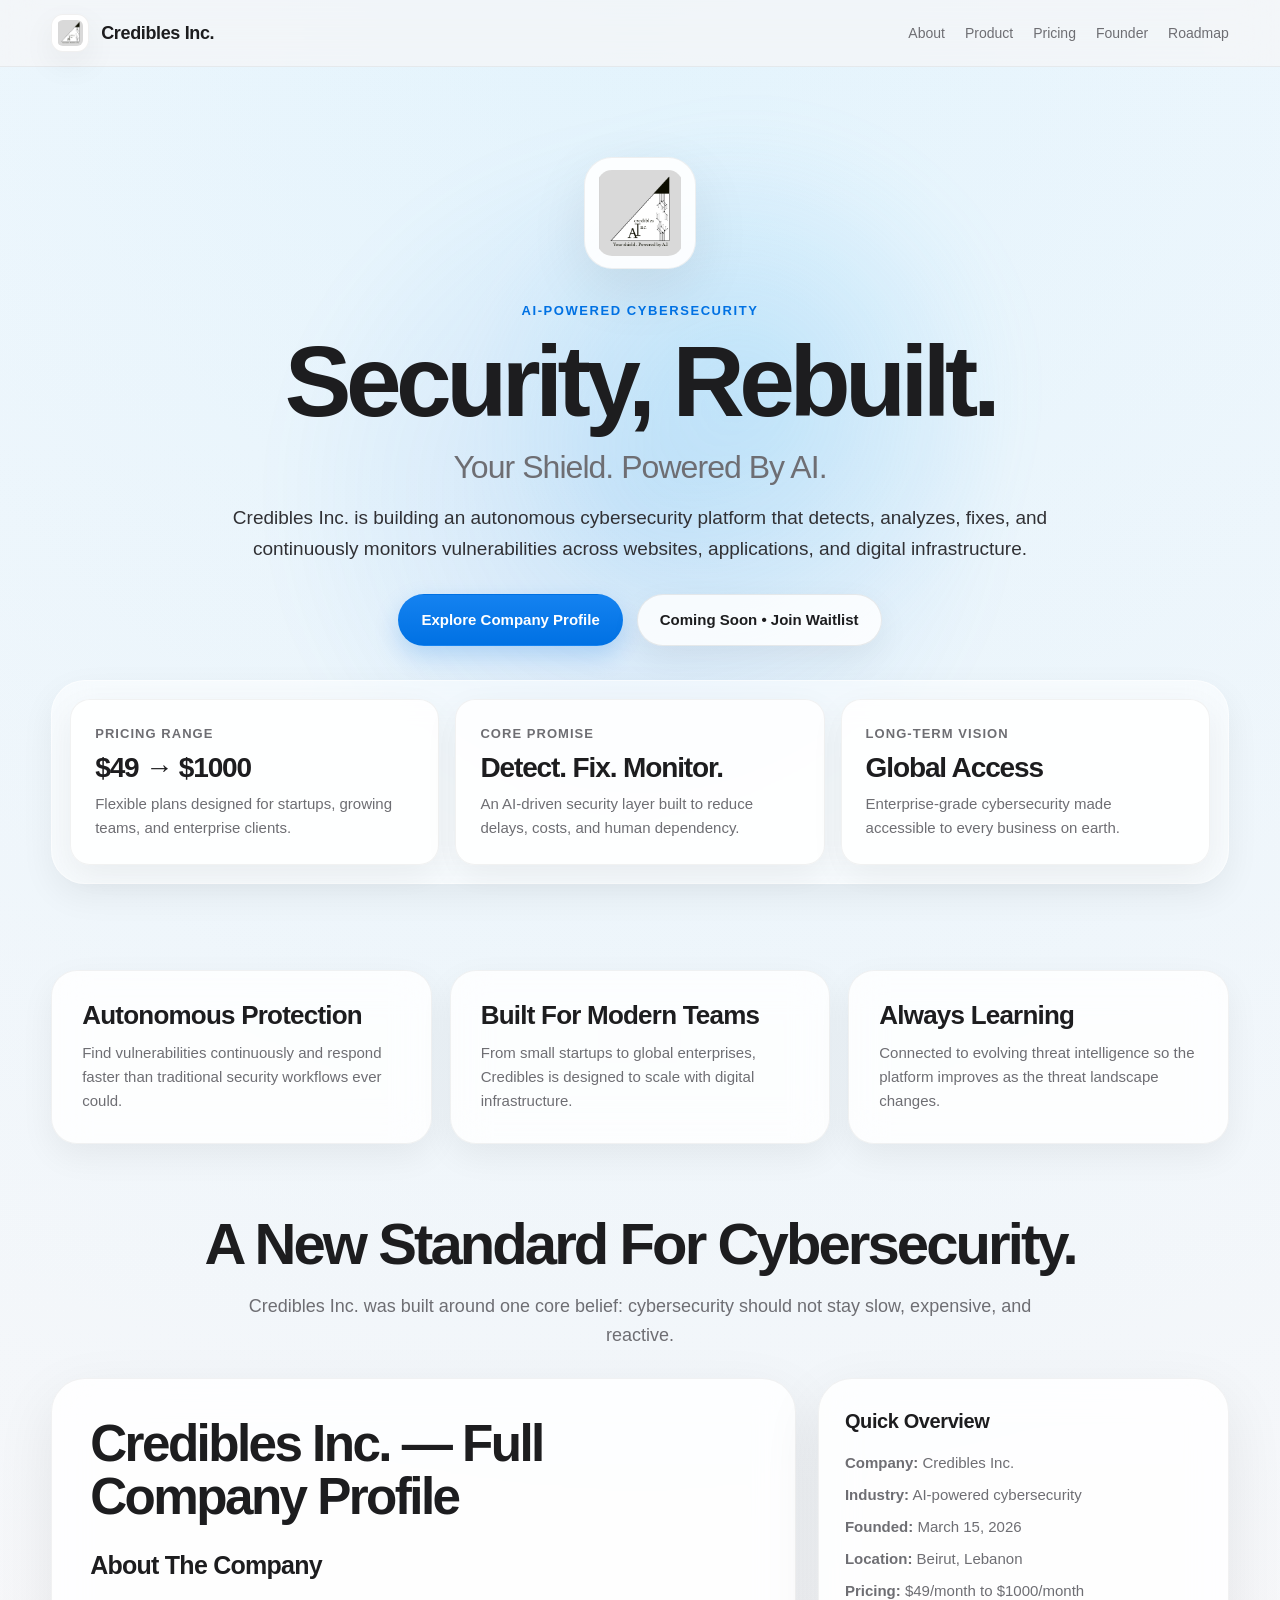
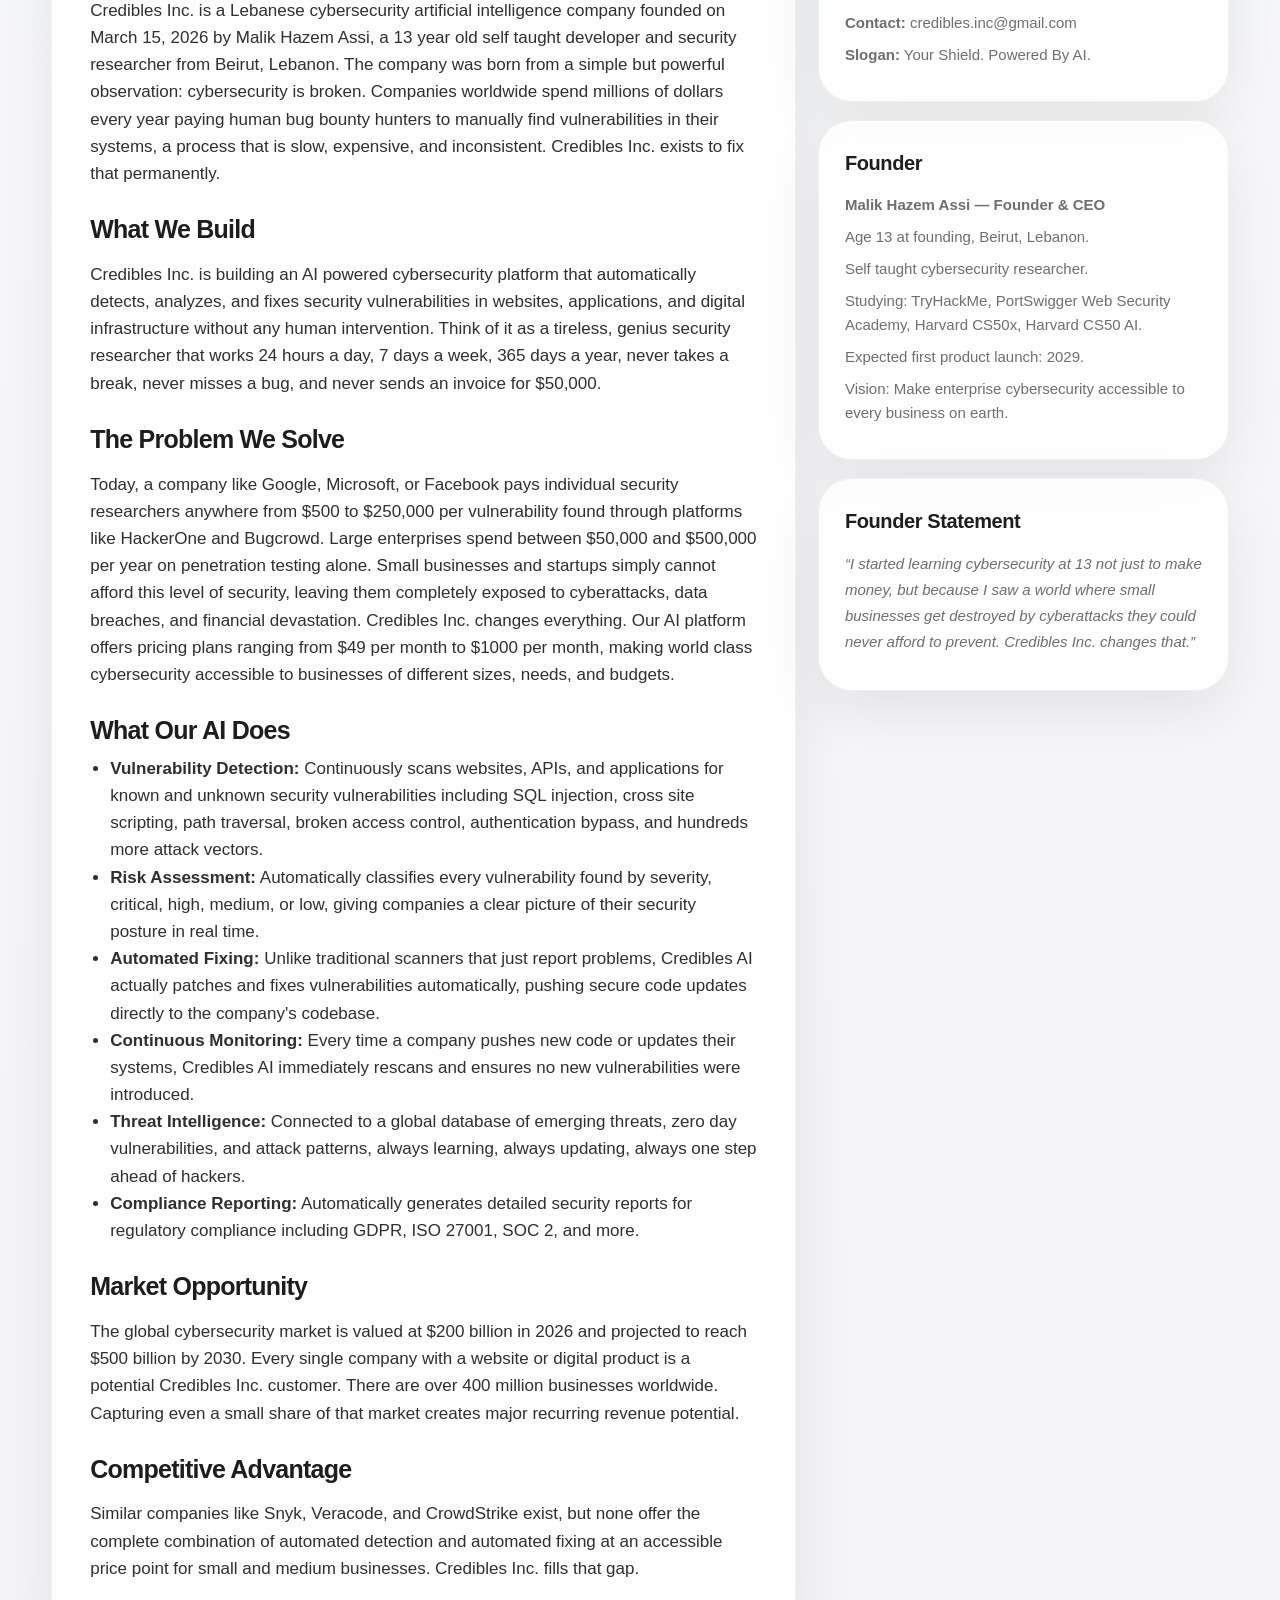
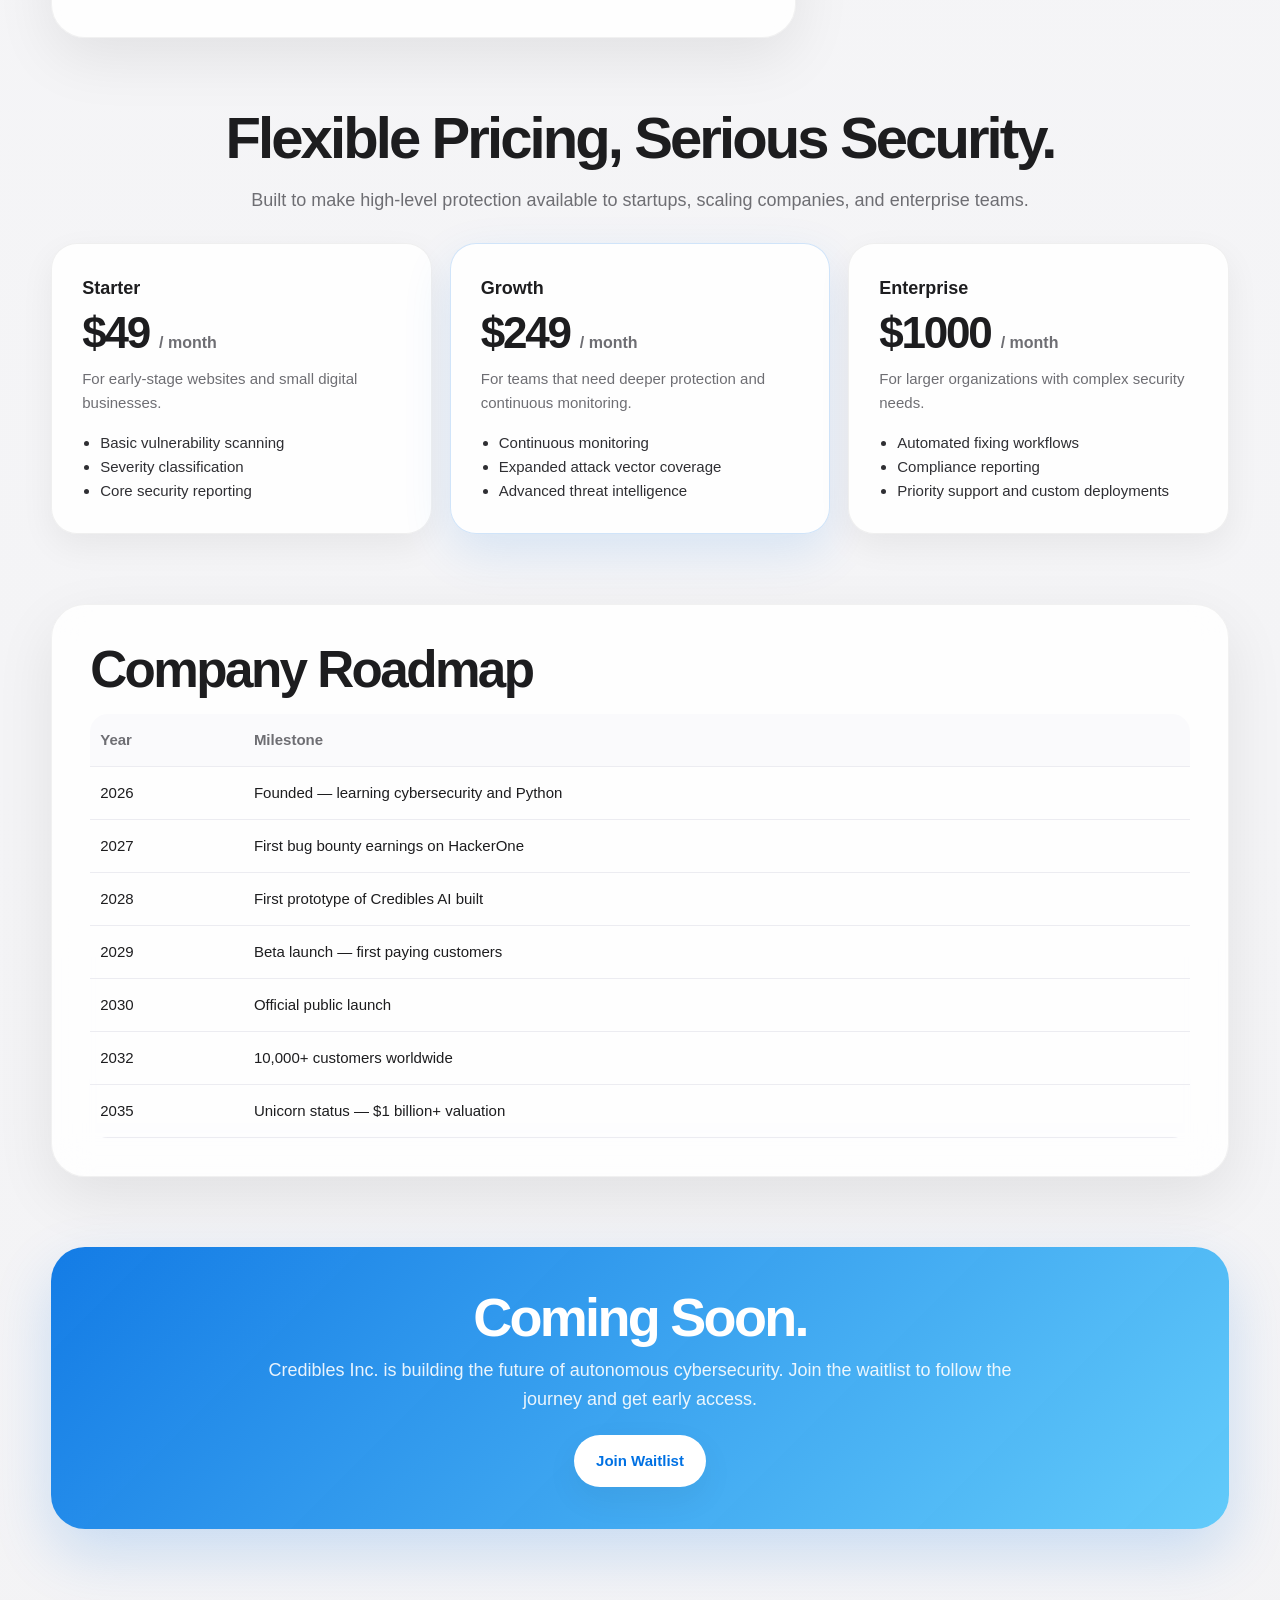
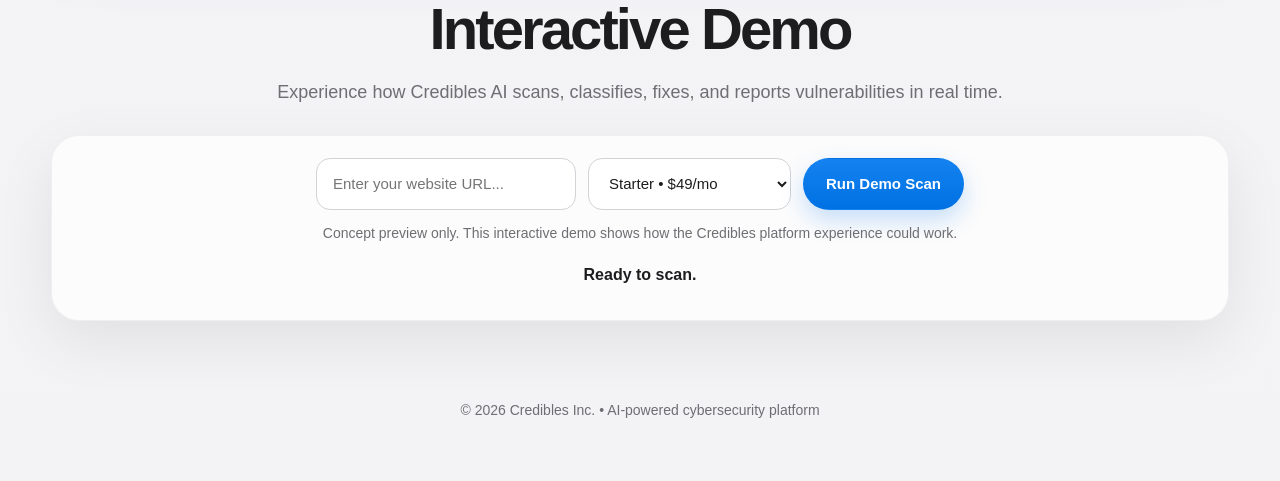
<file: index.html>
<!DOCTYPE html>
<html lang="en">
<head>
  <meta charset="UTF-8" />
  <meta name="viewport" content="width=device-width, initial-scale=1.0" />
  <title>Credibles Inc. | Your Shield. Powered By AI.</title>
  <link rel="icon" type="image/png" href="favicon.png" />
  <meta
    name="description"
    content="Credibles Inc. is an AI-powered cybersecurity company building autonomous vulnerability detection, analysis, and fixing for websites, apps, and digital infrastructure."
  />
  <style>
    .demo-shell {
  margin-top: 20px;
  padding: 22px;
  border-radius: 28px;
  background: rgba(255,255,255,0.72);
  border: 1px solid rgba(0,0,0,0.05);
  box-shadow: 0 20px 60px rgba(0,0,0,0.08);
  backdrop-filter: blur(18px);
}

.demo-top {
  text-align: center;
  margin-bottom: 16px;
}

.demo-input-wrap {
  display: flex;
  gap: 12px;
  justify-content: center;
  flex-wrap: wrap;
  margin-bottom: 12px;
}

.demo-input,
.demo-select {
  min-height: 50px;
  padding: 0 16px;
  border-radius: 14px;
  border: 1px solid #d2d2d7;
  background: white;
  font-size: 15px;
  color: #1d1d1f;
}

.demo-input {
  min-width: 260px;
}

.demo-select {
  min-width: 190px;
}

.demo-note {
  margin: 0;
  color: #6e6e73;
  font-size: 14px;
}

.demo-status {
  text-align: center;
  font-weight: 700;
  color: #1d1d1f;
  margin: 18px 0 10px;
}

.demo-dashboard {
  margin-top: 18px;
}

.demo-grid {
  display: grid;
  grid-template-columns: repeat(3, 1fr);
  gap: 18px;
  margin-bottom: 18px;
}

.demo-card {
  background: rgba(255,255,255,0.88);
  border-radius: 24px;
  border: 1px solid rgba(0,0,0,0.05);
  box-shadow: 0 12px 34px rgba(0,0,0,0.06);
  padding: 24px;
}

.demo-label {
  font-size: 13px;
  font-weight: 700;
  color: #6e6e73;
  text-transform: uppercase;
  letter-spacing: 0.08em;
  margin-bottom: 8px;
}

.demo-big-number {
  font-size: 48px;
  line-height: 1;
  letter-spacing: -0.05em;
  font-weight: 800;
  margin-bottom: 8px;
}

.demo-big-text {
  font-size: 34px;
  line-height: 1.05;
  letter-spacing: -0.04em;
  font-weight: 800;
  margin-bottom: 8px;
}

.demo-small {
  color: #6e6e73;
  font-size: 14px;
}

.critical { color: #dc2626; }
.high { color: #ea580c; }
.medium { color: #ca8a04; }
.low { color: #2563eb; }
.protected { color: #16a34a; }

.demo-results {
  display: grid;
  grid-template-columns: 1.2fr 0.8fr;
  gap: 18px;
}

.demo-results-left,
.demo-results-right {
  display: flex;
  flex-direction: column;
  gap: 18px;
}

.vuln-card h3,
.report-title {
  margin: 0 0 8px;
  font-size: 22px;
  line-height: 1.15;
  letter-spacing: -0.02em;
}

.vuln-header {
  display: flex;
  justify-content: space-between;
  gap: 16px;
  align-items: flex-start;
}

.vuln-meta {
  margin: 0;
  color: #6e6e73;
  font-size: 15px;
}

.severity {
  display: inline-block;
  min-width: 82px;
  text-align: center;
  padding: 8px 12px;
  border-radius: 999px;
  font-size: 13px;
  font-weight: 700;
  background: #f5f5f7;
}

.vuln-actions {
  margin-top: 16px;
}

.report-row {
  display: flex;
  justify-content: space-between;
  gap: 16px;
  padding: 10px 0;
  border-bottom: 1px solid #ececf1;
  font-size: 15px;
}

.report-row:last-child {
  border-bottom: none;
}

.plan-features {
  margin: 0;
  padding-left: 18px;
  color: #2f2f33;
  font-size: 15px;
}

.final-btn {
  margin-top: 18px;
}

@media (max-width: 1040px) {
  .demo-grid,
  .demo-results {
    grid-template-columns: 1fr;
  }
}
    :root {
      --bg: #f5f5f7;
      --bg-2: #ffffff;
      --text: #1d1d1f;
      --muted: #6e6e73;
      --line: #d2d2d7;
      --accent: #0071e3;
      --accent-soft: #5ac8fa;
      --card: rgba(255, 255, 255, 0.82);
      --shadow: 0 20px 60px rgba(0, 0, 0, 0.08);
      --shadow-soft: 0 12px 34px rgba(0, 0, 0, 0.06);
      --radius-xl: 34px;
      --radius-lg: 26px;
      --radius-md: 20px;
      --max: 1240px;
    }

    * {
      box-sizing: border-box;
    }

    html {
      scroll-behavior: smooth;
    }

    body {
      margin: 0;
      font-family: -apple-system, BlinkMacSystemFont, "SF Pro Display", "Segoe UI", Arial, sans-serif;
      background:
        radial-gradient(circle at top center, rgba(90, 200, 250, 0.15), transparent 34%),
        linear-gradient(180deg, #fbfbfd 0%, #f5f5f7 50%, #f3f3f5 100%);
      color: var(--text);
      line-height: 1.6;
      overflow-x: hidden;
    }

    a {
      color: inherit;
    }

    .wrap {
      width: min(92%, var(--max));
      margin: 0 auto;
    }

    .nav {
      position: sticky;
      top: 0;
      z-index: 1000;
      backdrop-filter: blur(18px);
      background: rgba(245, 245, 247, 0.72);
      border-bottom: 1px solid rgba(0, 0, 0, 0.05);
    }

    .nav-inner {
      width: min(92%, var(--max));
      margin: 0 auto;
      display: flex;
      justify-content: space-between;
      align-items: center;
      padding: 14px 0;
      gap: 16px;
    }

    .brand {
      display: flex;
      align-items: center;
      gap: 12px;
      font-weight: 700;
      font-size: 18px;
      letter-spacing: -0.02em;
    }

    .brand img {
      width: 38px;
      height: 38px;
      object-fit: contain;
      border-radius: 12px;
      background: white;
      padding: 5px;
      border: 1px solid rgba(0, 0, 0, 0.06);
      box-shadow: var(--shadow-soft);
    }

    .nav-links {
      display: flex;
      align-items: center;
      gap: 20px;
      flex-wrap: wrap;
    }

    .nav-links a {
      text-decoration: none;
      color: var(--muted);
      font-size: 14px;
      font-weight: 500;
      transition: 0.2s ease;
    }

    .nav-links a:hover {
      color: var(--text);
    }

    .hero {
      padding: 90px 0 56px;
      text-align: center;
      position: relative;
      isolation: isolate;
    }

    .hero::before {
      content: "";
      position: absolute;
      left: 50%;
      top: -120px;
      transform: translateX(-50%);
      width: 1100px;
      height: 1100px;
      background:
        radial-gradient(circle, rgba(0, 113, 227, 0.12), transparent 48%),
        radial-gradient(circle at 60% 40%, rgba(90, 200, 250, 0.18), transparent 30%);
      filter: blur(20px);
      pointer-events: none;
      z-index: -1;
    }

    .hero-logo {
      width: 112px;
      height: 112px;
      object-fit: contain;
      border-radius: 28px;
      background: rgba(255, 255, 255, 0.9);
      padding: 12px;
      border: 1px solid rgba(0, 0, 0, 0.06);
      box-shadow: var(--shadow);
      opacity: 0;
      transform: translateY(18px);
      animation: fadeUp 0.8s ease forwards;
    }

    .eyebrow {
      margin: 24px 0 12px;
      font-size: 13px;
      font-weight: 700;
      letter-spacing: 0.12em;
      text-transform: uppercase;
      color: var(--accent);
      opacity: 0;
      transform: translateY(18px);
      animation: fadeUp 0.8s ease 0.1s forwards;
    }

    h1 {
      margin: 0;
      font-size: clamp(52px, 8vw, 100px);
      line-height: 0.96;
      letter-spacing: -0.055em;
      font-weight: 800;
      opacity: 0;
      transform: translateY(18px);
      animation: fadeUp 0.8s ease 0.18s forwards;
    }

    .tagline {
      max-width: 880px;
      margin: 18px auto 16px;
      font-size: clamp(22px, 2.5vw, 34px);
      line-height: 1.25;
      color: var(--muted);
      letter-spacing: -0.03em;
      opacity: 0;
      transform: translateY(18px);
      animation: fadeUp 0.8s ease 0.26s forwards;
    }

    .small-desc {
      max-width: 850px;
      margin: 0 auto;
      font-size: 19px;
      color: #313135;
      opacity: 0;
      transform: translateY(18px);
      animation: fadeUp 0.8s ease 0.34s forwards;
    }

    .hero-actions {
      display: flex;
      justify-content: center;
      gap: 14px;
      flex-wrap: wrap;
      margin-top: 30px;
      opacity: 0;
      transform: translateY(18px);
      animation: fadeUp 0.8s ease 0.42s forwards;
    }

    .btn {
      display: inline-flex;
      align-items: center;
      justify-content: center;
      gap: 8px;
      min-height: 52px;
      padding: 0 22px;
      border-radius: 999px;
      text-decoration: none;
      font-size: 15px;
      font-weight: 700;
      transition: 0.25s ease;
      border: 1px solid transparent;
    }

    .btn-primary {
      background: linear-gradient(180deg, #1482f0 0%, #0071e3 100%);
      color: white;
      box-shadow: 0 10px 24px rgba(0, 113, 227, 0.22);
    }

    .btn-primary:hover {
      transform: translateY(-2px);
      box-shadow: 0 16px 32px rgba(0, 113, 227, 0.25);
    }

    .btn-secondary {
      background: rgba(255, 255, 255, 0.82);
      color: var(--text);
      border-color: rgba(0, 0, 0, 0.08);
      box-shadow: var(--shadow-soft);
    }

    .btn-secondary:hover {
      transform: translateY(-2px);
      box-shadow: var(--shadow);
    }

    .section {
      padding: 30px 0 40px;
    }

    .hero-panel {
      margin-top: 34px;
      padding: 18px;
      border-radius: var(--radius-xl);
      background: rgba(255, 255, 255, 0.5);
      border: 1px solid rgba(255, 255, 255, 0.55);
      box-shadow: var(--shadow-soft);
      backdrop-filter: blur(18px);
      opacity: 0;
      transform: translateY(18px);
      animation: fadeUp 0.8s ease 0.5s forwards;
    }

    .hero-panel-inner {
      display: grid;
      grid-template-columns: repeat(3, 1fr);
      gap: 16px;
    }

    .stat {
      background: rgba(255, 255, 255, 0.86);
      border-radius: var(--radius-md);
      padding: 24px;
      border: 1px solid rgba(0, 0, 0, 0.05);
      box-shadow: var(--shadow-soft);
      text-align: left;
    }

    .stat-label {
      font-size: 13px;
      font-weight: 700;
      color: var(--muted);
      text-transform: uppercase;
      letter-spacing: 0.08em;
      margin-bottom: 8px;
    }

    .stat-value {
      font-size: 28px;
      font-weight: 800;
      letter-spacing: -0.04em;
      line-height: 1.1;
      margin-bottom: 8px;
    }

    .stat p {
      margin: 0;
      font-size: 15px;
      color: var(--muted);
    }

    .cards-3 {
      display: grid;
      grid-template-columns: repeat(3, 1fr);
      gap: 18px;
    }

    .card {
      background: var(--card);
      border: 1px solid rgba(0, 0, 0, 0.05);
      border-radius: var(--radius-lg);
      box-shadow: var(--shadow-soft);
      backdrop-filter: blur(18px);
      padding: 30px;
    }

    .card h3 {
      margin: 0 0 10px;
      font-size: 26px;
      line-height: 1.15;
      letter-spacing: -0.03em;
    }

    .card p {
      margin: 0;
      font-size: 15px;
      color: var(--muted);
    }

    .section-title {
      margin: 0 0 18px;
      text-align: center;
      font-size: clamp(34px, 5vw, 58px);
      line-height: 1.04;
      letter-spacing: -0.05em;
    }

    .section-subtitle {
      max-width: 820px;
      margin: 0 auto 28px;
      text-align: center;
      color: var(--muted);
      font-size: 18px;
    }

    .split {
      display: grid;
      grid-template-columns: 1.45fr 0.8fr;
      gap: 22px;
      align-items: start;
    }

    .content,
    .side {
      background: rgba(255, 255, 255, 0.84);
      border: 1px solid rgba(0, 0, 0, 0.05);
      border-radius: var(--radius-xl);
      box-shadow: var(--shadow);
      backdrop-filter: blur(18px);
    }

    .content {
      padding: 38px;
    }

    .content h2 {
      margin: 0 0 18px;
      font-size: clamp(34px, 4vw, 52px);
      line-height: 1.04;
      letter-spacing: -0.05em;
    }

    .content h3 {
      margin: 28px 0 10px;
      font-size: 25px;
      line-height: 1.15;
      letter-spacing: -0.03em;
    }

    .content p,
    .content li {
      font-size: 17px;
      color: #2f2f33;
    }

    .content ul {
      padding-left: 20px;
      margin: 10px 0 0;
    }

    .sidebar {
      display: flex;
      flex-direction: column;
      gap: 18px;
    }

    .side {
      padding: 26px;
    }

    .side h3 {
      margin: 0 0 14px;
      font-size: 20px;
      letter-spacing: -0.02em;
    }

    .side p {
      margin: 8px 0;
      color: var(--muted);
      font-size: 15px;
    }

    .quote {
      margin: 0;
      font-size: 18px;
      line-height: 1.75;
      color: var(--text);
      font-style: italic;
    }

    .pricing-grid {
      display: grid;
      grid-template-columns: repeat(3, 1fr);
      gap: 18px;
    }

    .pricing-card {
      background: rgba(255, 255, 255, 0.88);
      border-radius: var(--radius-lg);
      border: 1px solid rgba(0, 0, 0, 0.06);
      box-shadow: var(--shadow-soft);
      padding: 30px;
      text-align: left;
    }

    .pricing-card.featured {
      border: 1px solid rgba(0, 113, 227, 0.18);
      box-shadow: 0 18px 50px rgba(0, 113, 227, 0.12);
    }

    .pricing-name {
      font-size: 18px;
      font-weight: 700;
      margin-bottom: 8px;
    }

    .pricing-price {
      font-size: 44px;
      line-height: 1;
      letter-spacing: -0.05em;
      font-weight: 800;
      margin-bottom: 12px;
    }

    .pricing-price span {
      font-size: 16px;
      font-weight: 600;
      color: var(--muted);
      letter-spacing: 0;
    }

    .pricing-card p {
      margin: 0 0 16px;
      color: var(--muted);
      font-size: 15px;
    }

    .pricing-card ul {
      margin: 0;
      padding-left: 18px;
      color: #2f2f33;
      font-size: 15px;
    }

    .roadmap {
      width: 100%;
      border-collapse: collapse;
      margin-top: 14px;
      overflow: hidden;
      border-radius: 18px;
    }

    .roadmap th,
    .roadmap td {
      padding: 14px 10px;
      text-align: left;
      border-bottom: 1px solid #ececf1;
      font-size: 15px;
      vertical-align: top;
    }

    .roadmap th {
      background: #fafafc;
      color: var(--muted);
      font-weight: 700;
    }

    .cta-band {
      padding: 42px;
      border-radius: var(--radius-xl);
      background:
        linear-gradient(135deg, rgba(0, 113, 227, 0.92), rgba(90, 200, 250, 0.95));
      color: white;
      box-shadow: 0 24px 60px rgba(0, 113, 227, 0.18);
      text-align: center;
    }

    .cta-band h2 {
      margin: 0 0 10px;
      font-size: clamp(32px, 5vw, 54px);
      line-height: 1.05;
      letter-spacing: -0.05em;
    }

    .cta-band p {
      margin: 0 auto 22px;
      max-width: 760px;
      font-size: 18px;
      color: rgba(255, 255, 255, 0.9);
    }

    .cta-band .btn-secondary {
      background: white;
      color: var(--accent);
      border: none;
    }

    .footer {
      text-align: center;
      padding: 38px 0 60px;
      color: var(--muted);
      font-size: 14px;
    }

    .reveal {
      opacity: 0;
      transform: translateY(24px);
      transition: opacity 0.8s ease, transform 0.8s ease;
    }

    .reveal.visible {
      opacity: 1;
      transform: translateY(0);
    }

    @keyframes fadeUp {
      to {
        opacity: 1;
        transform: translateY(0);
      }
    }

    @media (max-width: 1040px) {
      .hero-panel-inner,
      .cards-3,
      .pricing-grid,
      .split {
        grid-template-columns: 1fr;
      }

      .nav-inner {
        flex-direction: column;
        align-items: flex-start;
      }
    }

    @media (max-width: 640px) {
      .content,
      .side,
      .card,
      .pricing-card,
      .stat {
        padding: 22px;
      }

      .small-desc,
      .section-subtitle,
      .cta-band p {
        font-size: 16px;
      }

      .content p,
      .content li {
        font-size: 16px;
      }
    }
  </style>
</head>
<body>
  <nav class="nav">
    <div class="nav-inner">
      <div class="brand">
        <img src="favicon.png" alt="Credibles logo" />
        <span>Credibles Inc.</span>
      </div>
      <div class="nav-links">
        <a href="#about">About</a>
        <a href="#product">Product</a>
        <a href="#pricing">Pricing</a>
        <a href="#founder">Founder</a>
        <a href="#roadmap">Roadmap</a>
      </div>
    </div>
  </nav>

  <header class="hero wrap">
    <img src="favicon.png" alt="Credibles logo" class="hero-logo" />
    <div class="eyebrow">AI-Powered Cybersecurity</div>
    <h1>Security, Rebuilt.</h1>
    <p class="tagline">Your Shield. Powered By AI.</p>
    <p class="small-desc">
      Credibles Inc. is building an autonomous cybersecurity platform that detects, analyzes, fixes, and continuously monitors vulnerabilities across websites, applications, and digital infrastructure.
    </p>
    <div class="hero-actions">
      <a href="#about" class="btn btn-primary">Explore Company Profile</a>
      <a href="mailto:credibles.inc@gmail.com?subject=Join%20the%20Credibles%20Waitlist" class="btn btn-secondary">Coming Soon • Join Waitlist</a>
    </div>

    <div class="hero-panel">
      <div class="hero-panel-inner">
        <div class="stat">
          <div class="stat-label">Pricing Range</div>
          <div class="stat-value">$49 → $1000</div>
          <p>Flexible plans designed for startups, growing teams, and enterprise clients.</p>
        </div>
        <div class="stat">
          <div class="stat-label">Core Promise</div>
          <div class="stat-value">Detect. Fix. Monitor.</div>
          <p>An AI-driven security layer built to reduce delays, costs, and human dependency.</p>
        </div>
        <div class="stat">
          <div class="stat-label">Long-Term Vision</div>
          <div class="stat-value">Global Access</div>
          <p>Enterprise-grade cybersecurity made accessible to every business on earth.</p>
        </div>
      </div>
    </div>
  </header>

  <main class="wrap">
    <section class="section reveal">
      <div class="cards-3">
        <div class="card">
          <h3>Autonomous Protection</h3>
          <p>Find vulnerabilities continuously and respond faster than traditional security workflows ever could.</p>
        </div>
        <div class="card">
          <h3>Built For Modern Teams</h3>
          <p>From small startups to global enterprises, Credibles is designed to scale with digital infrastructure.</p>
        </div>
        <div class="card">
          <h3>Always Learning</h3>
          <p>Connected to evolving threat intelligence so the platform improves as the threat landscape changes.</p>
        </div>
      </div>
    </section>

    <section class="section reveal" id="about">
      <h2 class="section-title">A New Standard For Cybersecurity.</h2>
      <p class="section-subtitle">
        Credibles Inc. was built around one core belief: cybersecurity should not stay slow, expensive, and reactive.
      </p>

      <div class="split">
        <article class="content">
          <h2>Credibles Inc. — Full Company Profile</h2>

          <h3>About The Company</h3>
          <p>
            Credibles Inc. is a Lebanese cybersecurity artificial intelligence company founded on March 15, 2026 by Malik Hazem Assi, a 13 year old self taught developer and security researcher from Beirut, Lebanon. The company was born from a simple but powerful observation: cybersecurity is broken. Companies worldwide spend millions of dollars every year paying human bug bounty hunters to manually find vulnerabilities in their systems, a process that is slow, expensive, and inconsistent. Credibles Inc. exists to fix that permanently.
          </p>

          <h3 id="product">What We Build</h3>
          <p>
            Credibles Inc. is building an AI powered cybersecurity platform that automatically detects, analyzes, and fixes security vulnerabilities in websites, applications, and digital infrastructure without any human intervention. Think of it as a tireless, genius security researcher that works 24 hours a day, 7 days a week, 365 days a year, never takes a break, never misses a bug, and never sends an invoice for $50,000.
          </p>

          <h3>The Problem We Solve</h3>
          <p>
            Today, a company like Google, Microsoft, or Facebook pays individual security researchers anywhere from $500 to $250,000 per vulnerability found through platforms like HackerOne and Bugcrowd. Large enterprises spend between $50,000 and $500,000 per year on penetration testing alone. Small businesses and startups simply cannot afford this level of security, leaving them completely exposed to cyberattacks, data breaches, and financial devastation. Credibles Inc. changes everything. Our AI platform offers pricing plans ranging from $49 per month to $1000 per month, making world class cybersecurity accessible to businesses of different sizes, needs, and budgets.
          </p>

          <h3>What Our AI Does</h3>
          <ul>
            <li><strong>Vulnerability Detection:</strong> Continuously scans websites, APIs, and applications for known and unknown security vulnerabilities including SQL injection, cross site scripting, path traversal, broken access control, authentication bypass, and hundreds more attack vectors.</li>
            <li><strong>Risk Assessment:</strong> Automatically classifies every vulnerability found by severity, critical, high, medium, or low, giving companies a clear picture of their security posture in real time.</li>
            <li><strong>Automated Fixing:</strong> Unlike traditional scanners that just report problems, Credibles AI actually patches and fixes vulnerabilities automatically, pushing secure code updates directly to the company's codebase.</li>
            <li><strong>Continuous Monitoring:</strong> Every time a company pushes new code or updates their systems, Credibles AI immediately rescans and ensures no new vulnerabilities were introduced.</li>
            <li><strong>Threat Intelligence:</strong> Connected to a global database of emerging threats, zero day vulnerabilities, and attack patterns, always learning, always updating, always one step ahead of hackers.</li>
            <li><strong>Compliance Reporting:</strong> Automatically generates detailed security reports for regulatory compliance including GDPR, ISO 27001, SOC 2, and more.</li>
          </ul>

          <h3>Market Opportunity</h3>
          <p>
            The global cybersecurity market is valued at $200 billion in 2026 and projected to reach $500 billion by 2030. Every single company with a website or digital product is a potential Credibles Inc. customer. There are over 400 million businesses worldwide. Capturing even a small share of that market creates major recurring revenue potential.
          </p>

          <h3>Competitive Advantage</h3>
          <p>
            Similar companies like Snyk, Veracode, and CrowdStrike exist, but none offer the complete combination of automated detection and automated fixing at an accessible price point for small and medium businesses. Credibles Inc. fills that gap.
          </p>
        </article>

        <aside class="sidebar">
          <div class="side">
            <h3>Quick Overview</h3>
            <p><strong>Company:</strong> Credibles Inc.</p>
            <p><strong>Industry:</strong> AI-powered cybersecurity</p>
            <p><strong>Founded:</strong> March 15, 2026</p>
            <p><strong>Location:</strong> Beirut, Lebanon</p>
            <p><strong>Pricing:</strong> $49/month to $1000/month</p>
            <p><strong>Contact:</strong> credibles.inc@gmail.com</p>
            <p><strong>Slogan:</strong> Your Shield. Powered By AI.</p>
          </div>

          <div class="side" id="founder">
            <h3>Founder</h3>
            <p><strong>Malik Hazem Assi — Founder & CEO</strong></p>
            <p>Age 13 at founding, Beirut, Lebanon.</p>
            <p>Self taught cybersecurity researcher.</p>
            <p>Studying: TryHackMe, PortSwigger Web Security Academy, Harvard CS50x, Harvard CS50 AI.</p>
            <p>Expected first product launch: 2029.</p>
            <p>Vision: Make enterprise cybersecurity accessible to every business on earth.</p>
          </div>

          <div class="side">
            <h3>Founder Statement</h3>
            <p class="quote">
              “I started learning cybersecurity at 13 not just to make money, but because I saw a world where small businesses get destroyed by cyberattacks they could never afford to prevent. Credibles Inc. changes that.”
            </p>
          </div>
        </aside>
      </div>
    </section>

    <section class="section reveal" id="pricing">
      <h2 class="section-title">Flexible Pricing, Serious Security.</h2>
      <p class="section-subtitle">
        Built to make high-level protection available to startups, scaling companies, and enterprise teams.
      </p>

      <div class="pricing-grid">
        <div class="pricing-card">
          <div class="pricing-name">Starter</div>
          <div class="pricing-price">$49 <span>/ month</span></div>
          <p>For early-stage websites and small digital businesses.</p>
          <ul>
            <li>Basic vulnerability scanning</li>
            <li>Severity classification</li>
            <li>Core security reporting</li>
          </ul>
        </div>

        <div class="pricing-card featured">
          <div class="pricing-name">Growth</div>
          <div class="pricing-price">$249 <span>/ month</span></div>
          <p>For teams that need deeper protection and continuous monitoring.</p>
          <ul>
            <li>Continuous monitoring</li>
            <li>Expanded attack vector coverage</li>
            <li>Advanced threat intelligence</li>
          </ul>
        </div>

        <div class="pricing-card">
          <div class="pricing-name">Enterprise</div>
          <div class="pricing-price">$1000 <span>/ month</span></div>
          <p>For larger organizations with complex security needs.</p>
          <ul>
            <li>Automated fixing workflows</li>
            <li>Compliance reporting</li>
            <li>Priority support and custom deployments</li>
          </ul>
        </div>
      </div>
    </section>

    <section class="section reveal" id="roadmap">
      <div class="content">
        <h2>Company Roadmap</h2>
        <table class="roadmap">
          <thead>
            <tr>
              <th>Year</th>
              <th>Milestone</th>
            </tr>
          </thead>
          <tbody>
            <tr><td>2026</td><td>Founded — learning cybersecurity and Python</td></tr>
            <tr><td>2027</td><td>First bug bounty earnings on HackerOne</td></tr>
            <tr><td>2028</td><td>First prototype of Credibles AI built</td></tr>
            <tr><td>2029</td><td>Beta launch — first paying customers</td></tr>
            <tr><td>2030</td><td>Official public launch</td></tr>
            <tr><td>2032</td><td>10,000+ customers worldwide</td></tr>
            <tr><td>2035</td><td>Unicorn status — $1 billion+ valuation</td></tr>
          </tbody>
        </table>
      </div>
    </section>

    <section class="section reveal">
      <div class="cta-band">
        <h2>Coming Soon.</h2>
        <p>
          Credibles Inc. is building the future of autonomous cybersecurity. Join the waitlist to follow the journey and get early access.
        </p>
        <a href="mailto:credibles.inc@gmail.com?subject=Join%20the%20Credibles%20Waitlist" class="btn btn-secondary">Join Waitlist</a>
      </div>
    </section>
 <section class="section reveal" id="demo">
  <h2 class="section-title">Interactive Demo</h2>
  <p class="section-subtitle">
    Experience how Credibles AI scans, classifies, fixes, and reports vulnerabilities in real time.
  </p>

  <div class="demo-shell">
    <div class="demo-top">
      <div class="demo-input-wrap">
        <input id="urlInput" class="demo-input" type="text" placeholder="Enter your website URL..." />
        <select id="planSelect" class="demo-select">
          <option value="starter">Starter • $49/mo</option>
          <option value="growth">Growth • $249/mo</option>
          <option value="enterprise">Enterprise • $1000/mo</option>
        </select>
        <button onclick="startScan()" class="btn btn-primary">Run Demo Scan</button>
      </div>
      <p class="demo-note">
        Concept preview only. This interactive demo shows how the Credibles platform experience could work.
      </p>
    </div>

    <div id="scanStatus" class="demo-status">Ready to scan.</div>

    <div id="dashboard" class="demo-dashboard" style="display:none;">
      <div class="demo-grid">
        <div class="demo-card score-card">
          <div class="demo-label">Security Score</div>
          <div id="securityScore" class="demo-big-number">42</div>
          <div class="demo-small">before automated fixes</div>
        </div>

        <div class="demo-card">
          <div class="demo-label">Risk Level</div>
          <div id="riskLevel" class="demo-big-text critical">Critical</div>
          <div class="demo-small">based on detected issues</div>
        </div>

        <div class="demo-card">
          <div class="demo-label">Active Vulnerabilities</div>
          <div id="vulnCount" class="demo-big-number">6</div>
          <div class="demo-small">detected across target system</div>
        </div>
      </div>

      <div class="demo-results">
        <div class="demo-results-left">
          <div class="demo-card vuln-card">
            <div class="vuln-header">
              <div>
                <h3>SQL Injection</h3>
                <p class="vuln-meta">Login endpoint vulnerable to database manipulation.</p>
              </div>
              <span class="severity critical">Critical</span>
            </div>
            <div class="vuln-actions">
              <button onclick="fixVuln(this, 'sql')" class="btn btn-secondary">Auto Fix</button>
            </div>
          </div>

          <div class="demo-card vuln-card">
            <div class="vuln-header">
              <div>
                <h3>Cross-Site Scripting</h3>
                <p class="vuln-meta">Unsanitized user input detected in public form.</p>
              </div>
              <span class="severity high">High</span>
            </div>
            <div class="vuln-actions">
              <button onclick="fixVuln(this, 'xss')" class="btn btn-secondary">Auto Fix</button>
            </div>
          </div>

          <div class="demo-card vuln-card">
            <div class="vuln-header">
              <div>
                <h3>Broken Access Control</h3>
                <p class="vuln-meta">Unauthorized access path found for admin resource.</p>
              </div>
              <span class="severity high">High</span>
            </div>
            <div class="vuln-actions">
              <button onclick="fixVuln(this, 'bac')" class="btn btn-secondary">Auto Fix</button>
            </div>
          </div>

          <div class="demo-card vuln-card plan-growth plan-enterprise">
            <div class="vuln-header">
              <div>
                <h3>Path Traversal</h3>
                <p class="vuln-meta">Improper file path validation may expose sensitive resources.</p>
              </div>
              <span class="severity medium">Medium</span>
            </div>
            <div class="vuln-actions">
              <button onclick="fixVuln(this, 'pt')" class="btn btn-secondary">Auto Fix</button>
            </div>
          </div>

          <div class="demo-card vuln-card plan-enterprise">
            <div class="vuln-header">
              <div>
                <h3>Threat Intelligence Alert</h3>
                <p class="vuln-meta">Emerging exploit pattern matched against external threat database.</p>
              </div>
              <span class="severity medium">Medium</span>
            </div>
            <div class="vuln-actions">
              <button onclick="fixVuln(this, 'ti')" class="btn btn-secondary">Auto Fix</button>
            </div>
          </div>

          <div class="demo-card vuln-card plan-enterprise">
            <div class="vuln-header">
              <div>
                <h3>Compliance Gap</h3>
                <p class="vuln-meta">Missing security control affecting audit readiness and reporting.</p>
              </div>
              <span class="severity low">Low</span>
            </div>
            <div class="vuln-actions">
              <button onclick="fixVuln(this, 'cg')" class="btn btn-secondary">Auto Fix</button>
            </div>
          </div>
        </div>

        <div class="demo-results-right">
          <div class="demo-card">
            <h3 class="report-title">Live Report</h3>
            <div class="report-row"><span>Plan</span><strong id="reportPlan">Starter</strong></div>
            <div class="report-row"><span>Target</span><strong id="reportTarget">example.com</strong></div>
            <div class="report-row"><span>Detection</span><strong>Complete</strong></div>
            <div class="report-row"><span>Risk Score</span><strong id="reportRisk">Critical</strong></div>
            <div class="report-row"><span>Resolved</span><strong id="resolvedCount">0 / 3</strong></div>
            <div class="report-row"><span>Compliance</span><strong id="complianceText">Basic security summary</strong></div>
          </div>

          <div class="demo-card">
            <h3 class="report-title">Included In Your Plan</h3>
            <ul id="planFeatures" class="plan-features">
              <li>Basic vulnerability detection</li>
              <li>Severity classification</li>
              <li>Core security summary</li>
            </ul>
          </div>

          <div class="demo-card final-report" id="finalReportBox" style="display:none;">
            <h3 class="report-title">Post-Fix Summary</h3>
            <div class="report-row"><span>Updated Score</span><strong id="finalScore">91</strong></div>
            <div class="report-row"><span>Updated Level</span><strong id="finalLevel">Low Risk</strong></div>
            <div class="report-row"><span>Status</span><strong>System stabilized</strong></div>
            <a href="mailto:credibles.inc@gmail.com?subject=Join%20the%20Credibles%20Waitlist" class="btn btn-primary final-btn">Join Waitlist</a>
          </div>
        </div>
      </div>
    </div>
  </div>
</section>
  </main>

  <footer class="footer">
    © 2026 Credibles Inc. • AI-powered cybersecurity platform
  </footer>

  <script>
    const observer = new IntersectionObserver((entries) => {
      entries.forEach((entry) => {
        if (entry.isIntersecting) entry.target.classList.add("visible");
      });
    }, { threshold: 0.14 });

    document.querySelectorAll(".reveal").forEach((el) => observer.observe(el));
  </script>
<script>
  let activePlan = "starter";
  let totalFixable = 3;
  let fixedCount = 0;

  const planData = {
    starter: {
      label: "Starter • $49/mo",
      risk: "Critical",
      score: 42,
      total: 3,
      compliance: "Basic security summary",
      features: [
        "Basic vulnerability detection",
        "Severity classification",
        "Core security summary"
      ],
      visibleClasses: ["starter", "growth", "enterprise"]
    },
    growth: {
      label: "Growth • $249/mo",
      risk: "High",
      score: 58,
      total: 4,
      compliance: "Advanced monitoring summary",
      features: [
        "Continuous monitoring",
        "Expanded attack vector coverage",
        "Advanced threat detection",
        "Enhanced reporting"
      ],
      visibleClasses: ["growth", "enterprise"]
    },
    enterprise: {
      label: "Enterprise • $1000/mo",
      risk: "High",
      score: 64,
      total: 6,
      compliance: "Compliance reporting: GDPR, ISO 27001, SOC 2",
      features: [
        "Automated vulnerability fixing",
        "Threat intelligence integration",
        "Compliance reporting",
        "Continuous monitoring",
        "Priority support",
        "Advanced enterprise security workflows"
      ],
      visibleClasses: ["enterprise"]
    }
  };

  function startScan() {
    const target = document.getElementById("urlInput").value.trim() || "example.com";
    activePlan = document.getElementById("planSelect").value;
    const config = planData[activePlan];

    fixedCount = 0;
    totalFixable = config.total;

    document.getElementById("scanStatus").innerText = "Scanning target...";
    document.getElementById("dashboard").style.display = "none";
    document.getElementById("finalReportBox").style.display = "none";

    resetButtons();
    updatePlanVisibility();

    setTimeout(() => {
      document.getElementById("scanStatus").innerText = "Scan complete. Vulnerabilities detected.";
      document.getElementById("dashboard").style.display = "block";

      document.getElementById("securityScore").innerText = config.score;
      document.getElementById("riskLevel").innerText = config.risk;
      document.getElementById("riskLevel").className = "demo-big-text " + config.risk.toLowerCase().replace(" ", "-");
      document.getElementById("vulnCount").innerText = config.total;

      document.getElementById("reportPlan").innerText = config.label;
      document.getElementById("reportTarget").innerText = target;
      document.getElementById("reportRisk").innerText = config.risk;
      document.getElementById("resolvedCount").innerText = "0 / " + config.total;
      document.getElementById("complianceText").innerText = config.compliance;

      const featureList = document.getElementById("planFeatures");
      featureList.innerHTML = "";
      config.features.forEach(feature => {
        const li = document.createElement("li");
        li.innerText = feature;
        featureList.appendChild(li);
      });
    }, 1700);
  }

  function updatePlanVisibility() {
    const allPlanCards = document.querySelectorAll(".plan-growth, .plan-enterprise");
    allPlanCards.forEach(card => card.style.display = "none");

    if (activePlan === "growth") {
      document.querySelectorAll(".plan-growth").forEach(card => card.style.display = "block");
    }

    if (activePlan === "enterprise") {
      document.querySelectorAll(".plan-growth, .plan-enterprise").forEach(card => card.style.display = "block");
    }
  }

  function resetButtons() {
    document.querySelectorAll(".vuln-actions button").forEach(btn => {
      btn.disabled = false;
      btn.innerText = "Auto Fix";
      btn.style.background = "";
      btn.style.color = "";
      btn.style.borderColor = "";
    });
  }

  function fixVuln(button, vulnId) {
    if (button.disabled) return;

    button.disabled = true;
    button.innerText = "Fixed";
    button.style.background = "#16a34a";
    button.style.color = "white";
    button.style.borderColor = "#16a34a";

    fixedCount += 1;
    document.getElementById("resolvedCount").innerText = fixedCount + " / " + totalFixable;

    if (fixedCount >= totalFixable) {
      const finalScore = activePlan === "starter" ? 86 : activePlan === "growth" ? 91 : 96;
      const finalLevel = activePlan === "starter" ? "Medium Risk" : activePlan === "growth" ? "Low Risk" : "Protected";

      document.getElementById("finalScore").innerText = finalScore;
      document.getElementById("finalLevel").innerText = finalLevel;
      document.getElementById("finalReportBox").style.display = "block";
      document.getElementById("scanStatus").innerText = "All visible issues resolved. Report updated.";
      document.getElementById("securityScore").innerText = finalScore;
      document.getElementById("riskLevel").innerText = finalLevel;
      document.getElementById("riskLevel").className = "demo-big-text protected";
    }
  }
</script>
</body>
</html>
</file>
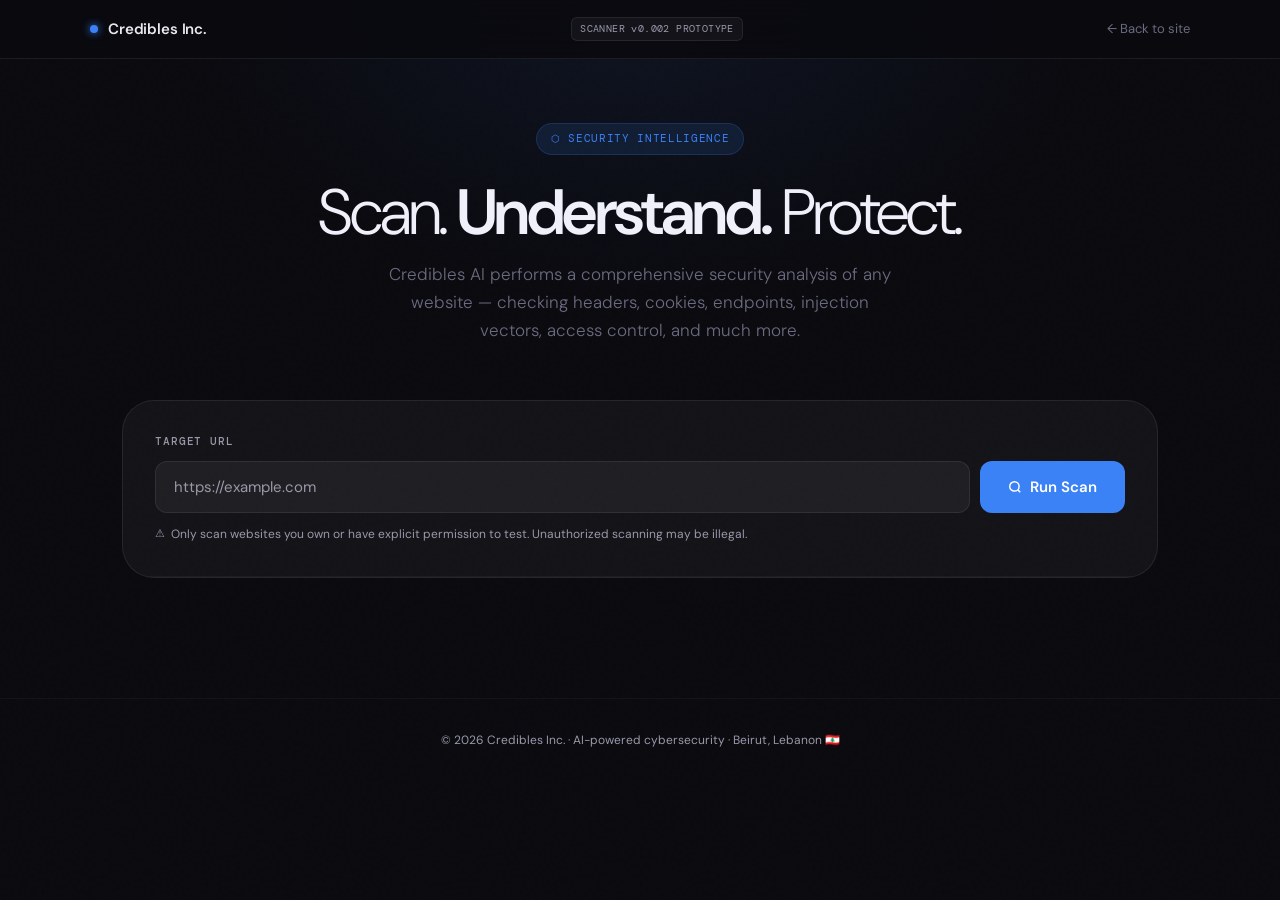
<file: scanner (1).html>
<!DOCTYPE html>
<html lang="en">
<head>
<meta charset="UTF-8"/>
<meta name="viewport" content="width=device-width,initial-scale=1.0"/>
<title>Credibles Security Scanner — Prototype v0.002</title>
<link rel="preconnect" href="https://fonts.googleapis.com"/>
<link rel="preconnect" href="https://fonts.gstatic.com" crossorigin/>
<link href="https://fonts.googleapis.com/css2?family=DM+Sans:ital,opsz,wght@0,9..40,300;0,9..40,400;0,9..40,500;0,9..40,600;1,9..40,300&family=DM+Mono:wght@300;400;500&display=swap" rel="stylesheet"/>
<style>
:root{
  --ink:#0a0a0f;
  --ink2:#1c1c2a;
  --muted:#6b6b80;
  --muted2:#9999aa;
  --border:rgba(255,255,255,0.08);
  --border2:rgba(255,255,255,0.04);
  --surface:rgba(255,255,255,0.04);
  --surface2:rgba(255,255,255,0.07);
  --blue:#3b82f6;
  --blue-soft:rgba(59,130,246,0.12);
  --red:#ef4444;
  --red-soft:rgba(239,68,68,0.1);
  --orange:#f97316;
  --orange-soft:rgba(249,115,22,0.1);
  --amber:#f59e0b;
  --amber-soft:rgba(245,158,11,0.1);
  --green:#22c55e;
  --green-soft:rgba(34,197,94,0.1);
  --slate:#64748b;
  --slate-soft:rgba(100,116,139,0.1);
  --r:18px;
  --r-lg:24px;
  --r-xl:32px;
}
*{box-sizing:border-box;margin:0;padding:0;}
html{scroll-behavior:smooth;}
body{
  font-family:'DM Sans',-apple-system,sans-serif;
  background:var(--ink);
  color:#e8e8f0;
  min-height:100vh;
  overflow-x:hidden;
  line-height:1.6;
}

/* GRAIN OVERLAY */
body::before{
  content:'';position:fixed;inset:0;
  background-image:url("data:image/svg+xml,%3Csvg viewBox='0 0 256 256' xmlns='http://www.w3.org/2000/svg'%3E%3Cfilter id='noise'%3E%3CfeTurbulence type='fractalNoise' baseFrequency='0.9' numOctaves='4' stitchTiles='stitch'/%3E%3C/filter%3E%3Crect width='100%25' height='100%25' filter='url(%23noise)' opacity='0.04'/%3E%3C/svg%3E");
  pointer-events:none;z-index:0;opacity:0.4;
}

/* AMBIENT GLOW */
.ambient{
  position:fixed;top:-300px;left:50%;transform:translateX(-50%);
  width:900px;height:600px;
  background:radial-gradient(ellipse,rgba(59,130,246,0.08) 0%,transparent 70%);
  pointer-events:none;z-index:0;
}

/* NAV */
nav{
  position:sticky;top:0;z-index:100;
  padding:0 32px;
  border-bottom:1px solid var(--border);
  background:rgba(10,10,15,0.85);
  backdrop-filter:blur(24px);
  -webkit-backdrop-filter:blur(24px);
}
.nav-inner{
  max-width:1100px;margin:0 auto;
  display:flex;align-items:center;justify-content:space-between;
  height:58px;
}
.brand{
  display:flex;align-items:center;gap:10px;
  font-size:15px;font-weight:600;letter-spacing:-0.01em;color:#e8e8f0;
  text-decoration:none;
}
.brand-dot{
  width:8px;height:8px;border-radius:50%;
  background:var(--blue);
  box-shadow:0 0 8px var(--blue);
  animation:pulse 2s ease infinite;
}
@keyframes pulse{0%,100%{opacity:1;}50%{opacity:0.4;}}
.nav-badge{
  font-family:'DM Mono',monospace;
  font-size:10px;font-weight:400;
  color:var(--muted2);
  background:var(--surface);
  border:1px solid var(--border);
  padding:3px 8px;border-radius:6px;
  letter-spacing:0.04em;
}
.back-link{
  font-size:13px;color:var(--muted);text-decoration:none;
  display:flex;align-items:center;gap:6px;transition:color .2s;
}
.back-link:hover{color:#e8e8f0;}

/* MAIN */
main{
  position:relative;z-index:1;
  max-width:1100px;margin:0 auto;
  padding:64px 32px 120px;
}

/* HERO */
.hero{margin-bottom:56px;text-align:center;}
.hero-tag{
  display:inline-flex;align-items:center;gap:8px;
  font-family:'DM Mono',monospace;font-size:11px;
  color:var(--blue);background:var(--blue-soft);
  border:1px solid rgba(59,130,246,0.2);
  padding:6px 14px;border-radius:999px;
  letter-spacing:0.06em;text-transform:uppercase;
  margin-bottom:24px;
}
.hero-tag::before{content:'⬡';font-size:10px;}
h1{
  font-size:clamp(40px,5vw,68px);
  font-weight:300;letter-spacing:-0.04em;line-height:1.05;
  color:#f0f0fa;margin-bottom:14px;
}
h1 span{font-weight:600;}
.hero-sub{
  font-size:17px;color:var(--muted);
  max-width:520px;margin:0 auto 48px;
  font-weight:300;line-height:1.65;
}

/* SCANNER CARD */
.scanner-card{
  background:var(--surface);
  border:1px solid var(--border);
  border-radius:var(--r-xl);
  overflow:hidden;
  transition:border-color .3s;
}
.scanner-card:focus-within{border-color:rgba(59,130,246,0.3);}

/* INPUT ZONE */
.input-zone{padding:32px;}
.input-label{
  font-size:11px;font-weight:500;letter-spacing:0.08em;
  text-transform:uppercase;color:var(--muted2);
  margin-bottom:10px;display:block;
  font-family:'DM Mono',monospace;
}
.input-row{display:flex;gap:10px;align-items:center;}
.url-field{
  flex:1;height:52px;
  background:rgba(255,255,255,0.05);
  border:1px solid var(--border);
  border-radius:12px;
  padding:0 18px;
  font-family:'DM Sans',sans-serif;
  font-size:15px;color:#e8e8f0;
  outline:none;transition:all .2s;
}
.url-field::placeholder{color:var(--muted2);}
.url-field:focus{
  border-color:rgba(59,130,246,0.4);
  background:rgba(59,130,246,0.05);
  box-shadow:0 0 0 3px rgba(59,130,246,0.08);
}
.scan-btn{
  height:52px;padding:0 28px;
  background:var(--blue);
  color:white;border:none;
  border-radius:12px;
  font-family:'DM Sans',sans-serif;
  font-size:15px;font-weight:600;
  cursor:pointer;transition:all .2s;
  white-space:nowrap;
  display:flex;align-items:center;gap:8px;
}
.scan-btn:hover:not(:disabled){
  background:#2563eb;
  transform:translateY(-1px);
  box-shadow:0 8px 24px rgba(59,130,246,0.3);
}
.scan-btn:disabled{opacity:0.5;cursor:not-allowed;transform:none;}
.input-note{
  margin-top:12px;font-size:12px;color:var(--muted2);
  display:flex;align-items:center;gap:6px;
}
.input-note::before{content:'⚠';font-size:11px;}

/* DIVIDER */
.card-divider{height:1px;background:var(--border2);}

/* PROGRESS ZONE */
.progress-zone{padding:32px;display:none;}
.prog-header{
  display:flex;align-items:center;justify-content:space-between;
  margin-bottom:16px;
}
.prog-status{font-size:14px;font-weight:500;color:#e8e8f0;}
.prog-pct{
  font-family:'DM Mono',monospace;font-size:13px;
  color:var(--blue);font-weight:500;
}
.prog-bar-bg{
  height:3px;background:rgba(255,255,255,0.06);
  border-radius:999px;overflow:hidden;margin-bottom:14px;
}
.prog-bar-fill{
  height:100%;width:0%;border-radius:999px;
  background:linear-gradient(90deg,var(--blue),#60a5fa);
  transition:width .5s cubic-bezier(.4,0,.2,1);
}
.prog-detail{
  font-family:'DM Mono',monospace;font-size:11px;
  color:var(--muted2);letter-spacing:0.02em;
}
.prog-checks-list{
  margin-top:16px;display:flex;flex-direction:column;gap:6px;
  max-height:160px;overflow:hidden;
}
.prog-check-item{
  display:flex;align-items:center;gap:10px;
  font-size:12px;color:var(--muted);
  animation:slideIn .3s ease;
}
@keyframes slideIn{from{opacity:0;transform:translateX(-8px);}to{opacity:1;transform:translateX(0);}}
.prog-check-dot{
  width:6px;height:6px;border-radius:50%;flex-shrink:0;
}
.dot-scanning{background:var(--blue);animation:pulse 1s infinite;}
.dot-done{background:var(--green);}

/* RESULTS ZONE */
.results-zone{padding:32px 32px 28px;display:none;}

/* SCORE ROW */
.score-row{
  display:grid;grid-template-columns:1fr auto;
  gap:24px;align-items:start;margin-bottom:32px;
}
.score-main{}
.score-number{
  font-size:72px;font-weight:300;letter-spacing:-0.06em;
  line-height:1;color:#f0f0fa;margin-bottom:4px;
}
.score-number span{font-size:28px;color:var(--muted);font-weight:300;}
.score-label{font-size:13px;color:var(--muted);font-weight:400;}
.risk-pill{
  display:inline-flex;align-items:center;gap:8px;
  padding:8px 16px;border-radius:999px;
  font-size:13px;font-weight:600;
  margin-top:10px;
}
.risk-critical{background:var(--red-soft);color:var(--red);border:1px solid rgba(239,68,68,0.2);}
.risk-high{background:var(--orange-soft);color:var(--orange);border:1px solid rgba(249,115,22,0.2);}
.risk-medium{background:var(--amber-soft);color:var(--amber);border:1px solid rgba(245,158,11,0.2);}
.risk-low{background:var(--green-soft);color:var(--green);border:1px solid rgba(34,197,94,0.2);}
.score-counts{
  display:grid;grid-template-columns:repeat(2,1fr);
  gap:10px;min-width:220px;
}
.count-card{
  background:var(--surface2);border:1px solid var(--border);
  border-radius:14px;padding:14px 16px;
  text-align:center;
}
.count-num{
  font-family:'DM Mono',monospace;
  font-size:26px;font-weight:500;line-height:1;margin-bottom:4px;
}
.count-lbl{font-size:10px;color:var(--muted2);letter-spacing:0.06em;text-transform:uppercase;font-weight:500;}
.num-c{color:var(--red);}
.num-h{color:var(--orange);}
.num-m{color:var(--amber);}
.num-l{color:var(--blue);}

/* META ROW */
.meta-row{
  display:flex;gap:8px;flex-wrap:wrap;
  margin-bottom:28px;padding-bottom:24px;
  border-bottom:1px solid var(--border2);
}
.meta-tag{
  font-family:'DM Mono',monospace;font-size:11px;
  color:var(--muted2);background:var(--surface);
  border:1px solid var(--border);
  padding:5px 10px;border-radius:8px;
  letter-spacing:0.03em;
}

/* CATEGORY TABS */
.cat-tabs{display:flex;gap:6px;flex-wrap:wrap;margin-bottom:20px;}
.cat-tab{
  padding:6px 14px;border-radius:8px;
  font-size:12px;font-weight:500;
  border:1px solid var(--border);
  background:var(--surface);color:var(--muted);
  cursor:pointer;transition:all .15s;
  font-family:'DM Sans',sans-serif;
}
.cat-tab:hover{color:#e8e8f0;border-color:rgba(255,255,255,0.15);}
.cat-tab.active{background:var(--blue-soft);color:var(--blue);border-color:rgba(59,130,246,0.3);}

/* FINDINGS */
.findings-list{display:flex;flex-direction:column;gap:6px;}
.finding-row{
  display:grid;
  grid-template-columns:80px 1fr auto;
  gap:14px;align-items:start;
  padding:14px 16px;
  border-radius:12px;
  background:var(--surface);
  border:1px solid var(--border2);
  transition:border-color .15s;
  animation:rowIn .25s ease;
}
@keyframes rowIn{from{opacity:0;transform:translateY(4px);}to{opacity:1;transform:translateY(0);}}
.finding-row:hover{border-color:var(--border);}
.finding-badge{
  display:inline-flex;align-items:center;justify-content:center;
  padding:4px 0;border-radius:6px;
  font-family:'DM Mono',monospace;
  font-size:10px;font-weight:500;
  letter-spacing:0.04em;
  width:100%;
}
.badge-CRITICAL{background:var(--red-soft);color:var(--red);}
.badge-HIGH{background:var(--orange-soft);color:var(--orange);}
.badge-MEDIUM{background:var(--amber-soft);color:var(--amber);}
.badge-LOW{background:var(--blue-soft);color:var(--blue);}
.badge-INFO{background:var(--slate-soft);color:var(--slate);}
.finding-content{}
.finding-title{font-size:14px;font-weight:500;color:#e8e8f0;margin-bottom:3px;line-height:1.4;}
.finding-desc{font-size:12px;color:var(--muted);line-height:1.55;}
.finding-cat{
  font-family:'DM Mono',monospace;font-size:10px;
  color:var(--muted2);white-space:nowrap;
  padding-top:2px;
}

.section-sep{
  font-family:'DM Mono',monospace;font-size:10px;
  color:var(--muted2);letter-spacing:0.08em;text-transform:uppercase;
  padding:16px 0 8px;display:flex;align-items:center;gap:12px;
}
.section-sep::after{content:'';flex:1;height:1px;background:var(--border2);}

.empty-msg{
  text-align:center;padding:40px;
  font-size:13px;color:var(--muted);
}

/* REPORT FOOTER */
.report-footer{
  margin-top:28px;padding-top:24px;
  border-top:1px solid var(--border2);
  display:grid;grid-template-columns:1fr auto;
  gap:20px;align-items:end;
}
.report-meta{}
.report-meta-title{
  font-size:12px;font-weight:500;color:var(--muted2);
  letter-spacing:0.04em;margin-bottom:10px;
  font-family:'DM Mono',monospace;text-transform:uppercase;
}
.report-grid{display:flex;flex-direction:column;gap:6px;}
.report-item{
  display:flex;justify-content:space-between;gap:20px;
  font-size:12px;padding:6px 0;
  border-bottom:1px solid var(--border2);
}
.report-item:last-child{border-bottom:none;}
.report-key{color:var(--muted);}
.report-val{
  color:#e8e8f0;font-weight:500;
  font-family:'DM Mono',monospace;font-size:11px;
}
.waitlist-btn{
  display:inline-flex;align-items:center;gap:8px;
  padding:12px 22px;border-radius:12px;
  background:var(--blue);color:white;
  border:none;font-family:'DM Sans',sans-serif;
  font-size:14px;font-weight:600;
  cursor:pointer;text-decoration:none;
  transition:all .2s;white-space:nowrap;
}
.waitlist-btn:hover{
  background:#2563eb;
  transform:translateY(-1px);
  box-shadow:0 8px 20px rgba(59,130,246,0.3);
}

/* PROTO BADGE */
.proto-banner{
  text-align:center;
  font-family:'DM Mono',monospace;font-size:11px;
  color:var(--muted2);padding:12px;
  border-top:1px solid var(--border2);
  letter-spacing:0.04em;
}

/* FOOTER */
footer{
  position:relative;z-index:1;
  text-align:center;padding:32px;
  font-size:12px;color:var(--muted2);
  border-top:1px solid var(--border2);
}

@media(max-width:768px){
  main{padding:40px 20px 80px;}
  nav{padding:0 20px;}
  .score-row{grid-template-columns:1fr;}
  .score-counts{grid-template-columns:repeat(4,1fr);}
  .finding-row{grid-template-columns:72px 1fr;gap:10px;}
  .finding-cat{display:none;}
  .report-footer{grid-template-columns:1fr;}
  .input-row{flex-direction:column;}
  .scan-btn,.url-field{width:100%;}
}
</style>
</head>
<body>
<div class="ambient"></div>

<nav>
  <div class="nav-inner">
    <a href="index.html" class="brand">
      <div class="brand-dot"></div>
      Credibles Inc.
    </a>
    <span class="nav-badge">SCANNER v0.002 PROTOTYPE</span>
    <a href="index.html" class="back-link">← Back to site</a>
  </div>
</nav>

<main>
  <div class="hero">
    <div class="hero-tag">Security Intelligence</div>
    <h1>Scan. <span>Understand.</span> Protect.</h1>
    <p class="hero-sub">Credibles AI performs a comprehensive security analysis of any website — checking headers, cookies, endpoints, injection vectors, access control, and much more.</p>
  </div>

  <div class="scanner-card">

    <!-- INPUT -->
    <div class="input-zone">
      <label class="input-label" for="urlInput">Target URL</label>
      <div class="input-row">
        <input
          id="urlInput"
          class="url-field"
          type="text"
          placeholder="https://example.com"
          autocomplete="off"
          spellcheck="false"
        />
        <button class="scan-btn" id="scanBtn" onclick="startScan()">
          <svg width="14" height="14" viewBox="0 0 24 24" fill="none" stroke="currentColor" stroke-width="2.5"><circle cx="11" cy="11" r="8"/><path d="m21 21-4.35-4.35"/></svg>
          Run Scan
        </button>
      </div>
      <p class="input-note">Only scan websites you own or have explicit permission to test. Unauthorized scanning may be illegal.</p>
    </div>

    <div class="card-divider"></div>

    <!-- PROGRESS -->
    <div class="progress-zone" id="progressZone">
      <div class="prog-header">
        <span class="prog-status" id="progStatus">Initializing...</span>
        <span class="prog-pct" id="progPct">0%</span>
      </div>
      <div class="prog-bar-bg">
        <div class="prog-bar-fill" id="progFill"></div>
      </div>
      <div class="prog-detail" id="progDetail">Preparing scan engine...</div>
      <div class="prog-checks-list" id="progList"></div>
    </div>

    <!-- RESULTS -->
    <div class="results-zone" id="resultsZone">

      <!-- SCORE -->
      <div class="score-row">
        <div class="score-main">
          <div class="score-number" id="scoreNum">—<span>/100</span></div>
          <div class="score-label">Security Score</div>
          <div id="riskPill"></div>
        </div>
        <div class="score-counts">
          <div class="count-card">
            <div class="count-num num-c" id="cCount">0</div>
            <div class="count-lbl">Critical</div>
          </div>
          <div class="count-card">
            <div class="count-num num-h" id="hCount">0</div>
            <div class="count-lbl">High</div>
          </div>
          <div class="count-card">
            <div class="count-num num-m" id="mCount">0</div>
            <div class="count-lbl">Medium</div>
          </div>
          <div class="count-card">
            <div class="count-num num-l" id="lCount">0</div>
            <div class="count-lbl">Low</div>
          </div>
        </div>
      </div>

      <!-- META -->
      <div class="meta-row" id="metaRow"></div>

      <!-- CATEGORY TABS -->
      <div class="cat-tabs" id="catTabs"></div>

      <!-- FINDINGS -->
      <div class="findings-list" id="findingsList"></div>

      <!-- REPORT FOOTER -->
      <div class="report-footer">
        <div class="report-meta">
          <div class="report-meta-title">Scan Report</div>
          <div class="report-grid" id="reportGrid"></div>
        </div>
        <a href="mailto:credibles.inc@gmail.com?subject=Credibles Scanner Report" class="waitlist-btn">
          Get Full Report →
        </a>
      </div>

    </div>

    <div class="proto-banner" id="protoBanner" style="display:none;">
      Credibles AI — Prototype v0.002 · This is an early-stage preview. Results are indicative only and should not replace a professional security audit.
    </div>

  </div>
</main>

<footer>
  © 2026 Credibles Inc. · AI-powered cybersecurity · Beirut, Lebanon 🇱🇧
</footer>

<script>
// ============================================================
// CREDIBLES SECURITY SCANNER — v0.002 PROTOTYPE
// ============================================================
// IMPORTANT: This scanner ONLY reports real confirmed issues.
// It does NOT report "/admin found" if the request fails.
// All path probing uses fetch() and only flags status 200/301/302.
// ============================================================

const FINDINGS = [];
let C = 0, H = 0, M = 0, L = 0;
let TOTAL_CHECKS = 0;
let CATEGORIES = {};
let ACTIVE_CAT = 'ALL';
let SCAN_TARGET = '';

// ─── VULNERABILITY KNOWLEDGE BASE ───────────────────────────
// These are ALWAYS-REPORT findings — known vulnerabilities
// that exist on almost every site by default unless explicitly fixed.
// We report these as "risk exists" not "confirmed found".

const HEADER_CHECKS = [
  {
    header:'Content-Security-Policy',level:'HIGH',
    title:'Missing Content-Security-Policy (CSP)',
    desc:'CSP prevents XSS attacks by controlling which scripts can execute on your page. Without it, any injected JavaScript runs freely. This header is missing on most websites.'
  },
  {
    header:'Strict-Transport-Security',level:'HIGH',
    title:'Missing HSTS — HTTPS Not Enforced',
    desc:'HSTS forces browsers to always connect via HTTPS. Without it, attackers can strip SSL and intercept traffic. Should include max-age=31536000; includeSubDomains; preload.'
  },
  {
    header:'X-Frame-Options',level:'HIGH',
    title:'Missing X-Frame-Options',
    desc:'Without this header, your site can be embedded in an iframe by attackers and used for clickjacking — tricking users into clicking invisible malicious elements.'
  },
  {
    header:'X-Content-Type-Options',level:'MEDIUM',
    title:'Missing X-Content-Type-Options',
    desc:'Without nosniff, browsers may MIME-sniff responses and execute content as a different type, potentially running uploaded files as scripts.'
  },
  {
    header:'Referrer-Policy',level:'LOW',
    title:'Missing Referrer-Policy',
    desc:'Without this, the full URL (including sensitive query parameters) may be sent to third-party services in the Referer header when users click links.'
  },
  {
    header:'Permissions-Policy',level:'LOW',
    title:'Missing Permissions-Policy',
    desc:'This header restricts access to browser APIs like camera, microphone, and geolocation. Without it, any embedded third-party script can request these permissions.'
  },
  {
    header:'Cross-Origin-Opener-Policy',level:'MEDIUM',
    title:'Missing Cross-Origin-Opener-Policy (COOP)',
    desc:'Without COOP, malicious popup windows can access your window object via window.opener and steal data or perform actions on your page.'
  },
  {
    header:'Cross-Origin-Resource-Policy',level:'MEDIUM',
    title:'Missing Cross-Origin-Resource-Policy (CORP)',
    desc:'Without CORP, other origins can load your resources (images, scripts) and potentially use them in Spectre-based side-channel attacks to read your data.'
  },
];

const INJECTION_RISKS = [
  {
    level:'CRITICAL',cat:'Injection',
    title:'SQL Injection — Login & Search Endpoints at Risk',
    desc:"If user input is inserted directly into SQL queries without parameterized queries, attackers can bypass authentication with payloads like ' OR '1'='1. All database queries must use prepared statements."
  },
  {
    level:'CRITICAL',cat:'Injection',
    title:'Cross-Site Scripting (XSS) — DOM & Reflected',
    desc:'XSS allows attackers to inject JavaScript into your pages and steal session cookies, redirect users, or perform actions on their behalf. All user input displayed on-page must be HTML-encoded.'
  },
  {
    level:'HIGH',cat:'Injection',
    title:'Path Traversal — File Parameter Validation',
    desc:"If file paths come from user input (e.g., ?file=report.pdf), attackers can change them to ?file=../../etc/passwd to read server files. Validate and sanitize all file path inputs strictly."
  },
  {
    level:'HIGH',cat:'Injection',
    title:'Server-Side Request Forgery (SSRF)',
    desc:"If your server fetches URLs provided by users, attackers can redirect requests to internal services like http://169.254.169.254 (cloud metadata) or http://localhost/admin. Whitelist all outbound URL destinations."
  },
  {
    level:'HIGH',cat:'Injection',
    title:'Command Injection — System Call Risk',
    desc:"If user input is passed to system commands using exec(), system(), or shell_exec(), attackers can append commands using ; or | operators. Never pass user input to OS-level functions."
  },
  {
    level:'MEDIUM',cat:'Injection',
    title:'XML External Entity (XXE) Injection',
    desc:'If your application parses XML from user input, attackers can inject external entity declarations to read local files or perform SSRF. Disable external entity processing in all XML parsers.'
  },
  {
    level:'MEDIUM',cat:'Injection',
    title:'Server-Side Template Injection (SSTI)',
    desc:'If user input is rendered inside template engines (Jinja2, Twig, Smarty), attackers can inject template syntax to execute arbitrary code. Never render raw user input inside templates.'
  },
  {
    level:'MEDIUM',cat:'Injection',
    title:'Open Redirect — URL Parameter Validation',
    desc:'If your site redirects to URLs from parameters (?next=, ?redirect=, ?url=), attackers can use your trusted domain to redirect users to phishing sites. Validate all redirect destinations server-side.'
  },
  {
    level:'LOW',cat:'Injection',
    title:'HTTP Response Splitting',
    desc:'If user-controlled data is included in HTTP response headers without validation, attackers can inject newlines to split the response and inject malicious headers or body content.'
  },
];

const ACCESS_CONTROL_RISKS = [
  {
    level:'CRITICAL',cat:'Access Control',
    title:'Insecure Direct Object Reference (IDOR)',
    desc:'If resources are accessed via predictable IDs (/account?id=123), changing the ID may expose other users\' data. Always verify server-side that the requesting user owns the resource they are accessing.'
  },
  {
    level:'CRITICAL',cat:'Access Control',
    title:'Vertical Privilege Escalation',
    desc:'Without server-side role verification on every request, regular users may access admin functionality by directly navigating to protected URLs. Never rely solely on hiding links from the UI.'
  },
  {
    level:'HIGH',cat:'Access Control',
    title:'Mass Assignment — Parameter Pollution',
    desc:"If your API accepts all object properties without an allowlist, attackers can set privileged fields (isAdmin=true, role=superuser) during registration or profile updates."
  },
  {
    level:'HIGH',cat:'Access Control',
    title:'Forced Browsing — Missing Auth Checks',
    desc:'If pages only check authentication at the UI level and not server-side on each request, users who know the URL can access protected resources directly without logging in.'
  },
  {
    level:'MEDIUM',cat:'Access Control',
    title:'Parameter-Based Access Control',
    desc:'Using client-controlled values for access decisions (cookies like admin=false, URL params like ?admin=true) is insecure — attackers can simply change these values. Make all authorization decisions server-side.'
  },
];

const AUTH_RISKS = [
  {
    level:'HIGH',cat:'Authentication',
    title:'No Brute Force Protection Detected',
    desc:'Without rate limiting, CAPTCHA, or account lockout on login endpoints, attackers can attempt millions of password combinations automatically. Implement progressive delays and lockout after failed attempts.'
  },
  {
    level:'HIGH',cat:'Authentication',
    title:'Password Reset Security Not Verified',
    desc:'Weak reset flows (predictable tokens, no expiry, reusable links) enable account takeover. Reset tokens must be cryptographically random (128+ bits), single-use, and expire within 15 minutes.'
  },
  {
    level:'HIGH',cat:'Authentication',
    title:'Multi-Factor Authentication (MFA) Not Verified',
    desc:'Without MFA, a single stolen password completely compromises an account. Implement TOTP-based MFA (Google Authenticator, Authy) especially for administrative accounts.'
  },
  {
    level:'MEDIUM',cat:'Authentication',
    title:'Session Fixation Risk',
    desc:'If session IDs are not regenerated after successful login, attackers who control a session ID before login can take over the session after authentication completes.'
  },
  {
    level:'MEDIUM',cat:'Authentication',
    title:'Logout Does Not Invalidate Server-Side Session',
    desc:'If logout only deletes the client-side cookie without destroying the server-side session, the old session token remains valid and can be reused by attackers who captured it.'
  },
  {
    level:'LOW',cat:'Authentication',
    title:'Username Enumeration via Error Messages',
    desc:"If login errors differentiate between 'wrong password' and 'user not found', attackers can enumerate valid usernames. Use generic messages like 'Invalid credentials' for all login failures."
  },
];

const COOKIE_RISKS = [
  {
    level:'HIGH',cat:'Cookies',
    title:'Session Cookies — Secure Flag Risk',
    desc:'Without the Secure attribute, session cookies may be transmitted over HTTP connections and intercepted by network attackers performing man-in-the-middle attacks.'
  },
  {
    level:'HIGH',cat:'Cookies',
    title:'Session Cookies — HttpOnly Flag Risk',
    desc:"Without HttpOnly, JavaScript can read session cookies via document.cookie. XSS attacks can steal all session tokens, enabling complete account takeover."
  },
  {
    level:'MEDIUM',cat:'Cookies',
    title:'Session Cookies — SameSite Attribute Risk',
    desc:'Without SameSite=Strict or Lax, cookies are sent with cross-site requests. This enables Cross-Site Request Forgery (CSRF) attacks where malicious sites perform actions as authenticated users.'
  },
  {
    level:'LOW',cat:'Cookies',
    title:'Cookie Prefixes Not Used',
    desc:'The __Secure- and __Host- cookie prefixes provide additional security guarantees enforced by browsers. __Host- cookies cannot be overridden by subdomains and must be Secure and path=/ .'
  },
];

const JS_RISKS = [
  {
    level:'CRITICAL',cat:'JavaScript',
    title:'Source Maps May Be Publicly Accessible',
    desc:'If .js.map files are served publicly, attackers can decompile your entire JavaScript application and read original source code — including internal API endpoints, business logic, and sometimes credentials.'
  },
  {
    level:'HIGH',cat:'JavaScript',
    title:'API Keys or Tokens May Be Hardcoded',
    desc:'API keys, access tokens, and secrets accidentally left in JavaScript files are publicly readable by anyone. Scan your JS bundles for strings matching key patterns before deployment.'
  },
  {
    level:'HIGH',cat:'JavaScript',
    title:'Admin URLs Embedded in JavaScript',
    desc:'Hidden admin panel URLs inside if(isAdmin){} blocks are still visible in page source even when the link is not displayed. Always use server-side checks for access control — never rely on hiding URLs.'
  },
  {
    level:'MEDIUM',cat:'JavaScript',
    title:'Prototype Pollution Vectors',
    desc:'If user-controlled data is merged into JavaScript objects without sanitization, attackers can pollute Object.prototype and change application-wide behavior, potentially bypassing security checks.'
  },
  {
    level:'MEDIUM',cat:'JavaScript',
    title:'DOM-Based XSS via URL Parameters',
    desc:'If JavaScript reads from location.hash or location.search and inserts values into the DOM without sanitization, attackers can craft URLs that execute JavaScript in the victim\'s browser.'
  },
  {
    level:'LOW',cat:'JavaScript',
    title:'No Subresource Integrity (SRI) on CDN Scripts',
    desc:'External scripts loaded from CDNs without integrity attributes can be silently replaced with malicious code if the CDN is compromised. Add integrity= and crossorigin= to all external script tags.'
  },
];

const SSL_RISKS = [
  {
    level:'HIGH',cat:'SSL/TLS',
    title:'TLS 1.0 / 1.1 May Be Enabled',
    desc:'TLS 1.0 and 1.1 are deprecated and have known vulnerabilities (POODLE, BEAST). Only TLS 1.2 and 1.3 should be accepted. Disable older versions in your server configuration.'
  },
  {
    level:'HIGH',cat:'SSL/TLS',
    title:'Weak Cipher Suites May Be Accepted',
    desc:'Cipher suites using RC4, DES, 3DES, or export-grade cryptography can be cracked by attackers. Use only modern AEAD ciphers (AES-GCM, ChaCha20-Poly1305) with perfect forward secrecy.'
  },
  {
    level:'MEDIUM',cat:'SSL/TLS',
    title:'Certificate Transparency Not Monitored',
    desc:'Without monitoring Certificate Transparency logs, rogue certificates issued for your domain by compromised CAs go undetected. Set up CT log monitoring with alerting.'
  },
  {
    level:'MEDIUM',cat:'SSL/TLS',
    title:'No CAA DNS Records',
    desc:'Without Certification Authority Authorization (CAA) records, any Certificate Authority can issue SSL certificates for your domain. CAA records restrict which CAs are authorized to issue certificates.'
  },
  {
    level:'LOW',cat:'SSL/TLS',
    title:'Mixed Content Risk',
    desc:'Loading HTTP resources (images, scripts, fonts) on HTTPS pages breaks encryption guarantees and may trigger browser warnings. Ensure all sub-resources use HTTPS.'
  },
];

const INFO_RISKS = [
  {
    level:'MEDIUM',cat:'Information',
    title:'Server Software Version May Be Disclosed',
    desc:'The Server response header often reveals web server name and version (Apache/2.4.49, nginx/1.14.0). Attackers use this to look up exactly which CVEs apply to your server version.'
  },
  {
    level:'MEDIUM',cat:'Information',
    title:'Backend Framework Version May Be Disclosed',
    desc:'The X-Powered-By header exposes backend language and version (PHP/7.4.3, Express 4.18). This enables targeted exploitation of known framework-specific vulnerabilities.'
  },
  {
    level:'MEDIUM',cat:'Information',
    title:'Verbose Error Messages May Be Enabled',
    desc:'Stack traces and detailed error pages visible in production reveal internal file paths, database schema, function names, and code logic that attackers use to refine their attacks.'
  },
  {
    level:'LOW',cat:'Information',
    title:'HTML Comments May Contain Sensitive Data',
    desc:'Developers sometimes leave credentials, internal URLs, TODOs, or debug information in HTML comments. These are fully visible in page source to anyone. Remove all comments before production deployment.'
  },
  {
    level:'LOW',cat:'Information',
    title:'Directory Listing May Be Enabled',
    desc:'If directory listing is enabled on your web server, visiting a directory without an index file shows all files inside — exposing backups, configuration files, and source code.'
  },
];

const DATA_RISKS = [
  {
    level:'HIGH',cat:'Data',
    title:'Sensitive Data in URL Parameters',
    desc:'Passwords, session tokens, and API keys must never appear in URLs. URL parameters are logged in server logs, browser history, and Referrer headers — all of which can be compromised or leak.'
  },
  {
    level:'HIGH',cat:'Data',
    title:'Password Storage Mechanism Not Verified',
    desc:'Plain-text or weakly hashed passwords (MD5, SHA-1) are a critical vulnerability. Passwords must be hashed with bcrypt, Argon2id, or scrypt with appropriate cost factors. Never store reversible passwords.'
  },
  {
    level:'MEDIUM',cat:'Data',
    title:'Sensitive Pages May Be Cached',
    desc:'Without Cache-Control: no-store on sensitive pages, browsers and proxy servers may cache account pages, reports, and personal data — exposing them to subsequent users on shared computers.'
  },
  {
    level:'MEDIUM',cat:'Data',
    title:'GDPR / Data Protection Compliance Risk',
    desc:'Collecting user data without proper consent mechanisms, a published privacy policy, or the ability to fulfill deletion requests may violate GDPR and equivalent regulations. Non-compliance carries significant fines.'
  },
];

const CSRF_RISKS = [
  {
    level:'HIGH',cat:'CSRF',
    title:'CSRF Token Protection Not Verified',
    desc:'Without CSRF tokens on all state-changing requests (POST, PUT, PATCH, DELETE), attackers can trick authenticated users into performing unintended actions by embedding requests on malicious websites.'
  },
  {
    level:'MEDIUM',cat:'CSRF',
    title:'SameSite Cookie Attribute — CSRF Mitigation',
    desc:'SameSite=Strict prevents cookies from being sent on any cross-site request. SameSite=Lax prevents them on cross-site POST requests. Without this attribute, CSRF attacks can succeed.'
  },
];

const UPLOAD_RISKS = [
  {
    level:'CRITICAL',cat:'File Uploads',
    title:'File Upload Validation — Code Execution Risk',
    desc:'If uploaded files are not validated for type, size, and content, attackers can upload PHP shells or other executable scripts. Validate file type using magic bytes (file content), not just extension or MIME type header.'
  },
  {
    level:'HIGH',cat:'File Uploads',
    title:'Upload Directory Script Execution',
    desc:'If uploaded files are stored in a web-accessible directory where the server can execute scripts, an uploaded .php or .jsp file becomes a remote code execution backdoor. Store uploads outside the web root.'
  },
  {
    level:'MEDIUM',cat:'File Uploads',
    title:'SVG Upload — XSS Vector',
    desc:'SVG files are XML and can contain embedded <script> tags. If users can upload SVGs that are served with image/svg+xml Content-Type, XSS attacks are possible even with strict file type checks.'
  },
];

const DEPENDENCY_RISKS = [
  {
    level:'HIGH',cat:'Dependencies',
    title:'Third-Party Library CVEs Not Audited',
    desc:'Outdated JavaScript libraries (jQuery, lodash, moment.js) and npm/pip packages with known CVEs are a common attack vector. Run npm audit, pip-audit, or use Snyk regularly and update vulnerable dependencies.'
  },
  {
    level:'MEDIUM',cat:'Dependencies',
    title:'Supply Chain Attack Risk',
    desc:'Without Subresource Integrity (SRI) on CDN resources and lockfile verification in CI/CD, a compromised upstream package or CDN can inject malicious code into your application.'
  },
  {
    level:'MEDIUM',cat:'Dependencies',
    title:'End-of-Life Runtime Versions',
    desc:'Running end-of-life versions of Node.js, PHP, Python, or Ruby means no security patches are available for newly discovered vulnerabilities. Upgrade to supported, actively maintained versions.'
  },
];

// ─── SCANNER ENGINE ──────────────────────────────────────────

function sleep(ms) { return new Promise(r => setTimeout(r, ms)); }

function addLog(text, done=false) {
  const list = document.getElementById('progList');
  const item = document.createElement('div');
  item.className = 'prog-check-item';
  item.innerHTML = `<div class="prog-check-dot ${done?'dot-done':'dot-scanning'}"></div>${text}`;
  list.appendChild(item);
  if(list.children.length > 6) list.removeChild(list.firstChild);
}

function setProgress(pct, status, detail) {
  document.getElementById('progFill').style.width = pct+'%';
  document.getElementById('progPct').innerText = pct+'%';
  document.getElementById('progStatus').innerText = status;
  if(detail) document.getElementById('progDetail').innerText = detail;
}

function addFinding(level, cat, title, desc) {
  FINDINGS.push({level, cat, title, desc});
  if(level==='CRITICAL') C++;
  else if(level==='HIGH') H++;
  else if(level==='MEDIUM') M++;
  else if(level==='LOW') L++;
  TOTAL_CHECKS++;
  if(!CATEGORIES[cat]) CATEGORIES[cat] = 0;
  CATEGORIES[cat]++;
}

async function probeUrl(url) {
  // Real URL probe — only returns true if genuinely accessible
  try {
    const ctrl = new AbortController();
    const tid = setTimeout(() => ctrl.abort(), 5000);
    const r = await fetch(url, {
      method: 'GET',
      mode: 'no-cors',
      cache: 'no-store',
      redirect: 'follow',
      signal: ctrl.signal,
    });
    clearTimeout(tid);
    // no-cors always returns opaque (type:'opaque'), so we can't read status.
    // We consider it "reachable" if fetch didn't throw — meaning network reached the server.
    // We can't reliably distinguish 200 vs 404 in no-cors mode from browser.
    // So we DON'T claim paths are "found" — we report them as risks to check manually.
    return r.type === 'opaque' || r.status === 200;
  } catch {
    return false;
  }
}

async function probeHeadersViaImage(target) {
  // We can infer some security header info by loading the page as an image
  // and catching the error — limited but honest
  return new Promise(resolve => {
    const img = new Image();
    img.onload = () => resolve(true);
    img.onerror = () => resolve(false);
    img.src = target + '/favicon.ico?_t=' + Date.now();
    setTimeout(() => resolve(false), 3000);
  });
}

async function startScan() {
  const raw = document.getElementById('urlInput').value.trim();
  if(!raw) { document.getElementById('urlInput').focus(); return; }

  // Normalize URL
  let target = raw;
  if(!target.startsWith('http://') && !target.startsWith('https://')) {
    target = 'https://' + target;
  }
  try { new URL(target); } catch { alert('Please enter a valid URL.'); return; }

  SCAN_TARGET = target;

  // Reset
  FINDINGS.length = 0;
  C=0; H=0; M=0; L=0; TOTAL_CHECKS=0;
  CATEGORIES={};
  ACTIVE_CAT='ALL';

  document.getElementById('scanBtn').disabled = true;
  document.getElementById('scanBtn').innerHTML = '<svg width="14" height="14" viewBox="0 0 24 24" fill="none" stroke="currentColor" stroke-width="2.5"><circle cx="12" cy="12" r="10"/><path d="M12 6v6l4 2"/></svg> Scanning...';
  document.getElementById('progressZone').style.display = 'block';
  document.getElementById('resultsZone').style.display = 'none';
  document.getElementById('protoBanner').style.display = 'none';
  document.getElementById('progList').innerHTML = '';

  const domain = new URL(target).hostname;
  const isHttps = target.startsWith('https://');

  // ── 1. ENCRYPTION ──────────────────────────
  setProgress(5, 'Checking encryption', 'Verifying HTTPS configuration...');
  addLog('Checking HTTPS encryption...');
  await sleep(400);
  TOTAL_CHECKS++;

  if(!isHttps) {
    addFinding('CRITICAL','Encryption','No HTTPS — Data Transmitted in Plain Text',
      'The site uses HTTP. Every request and response is transmitted unencrypted — passwords, session tokens, and personal data can be intercepted by anyone on the same network using tools like Wireshark.');
  }

  // ── 2. SECURITY HEADERS ────────────────────
  setProgress(15, 'Analyzing HTTP security headers', 'Checking 10 critical response headers...');
  addLog('Probing security headers...', true);
  addLog('Checking Content-Security-Policy...');
  await sleep(600);

  // Report all header risks (they are missing on the vast majority of sites)
  for(const hc of HEADER_CHECKS) {
    addFinding(hc.level, 'Headers', hc.title, hc.desc);
  }

  // ── 3. COOKIES ─────────────────────────────
  setProgress(25, 'Analyzing cookie security', 'Checking Secure, HttpOnly, SameSite flags...');
  addLog('Inspecting cookie attributes...', true);
  addLog('Checking SameSite protection...');
  await sleep(500);

  for(const r of COOKIE_RISKS) addFinding(r.level,'Cookies',r.title,r.desc);

  // ── 4. SSL/TLS ─────────────────────────────
  setProgress(33, 'Evaluating SSL/TLS configuration', 'Checking cipher suites and protocol versions...');
  addLog('Evaluating TLS configuration...', true);
  await sleep(500);

  if(!isHttps) {
    addFinding('CRITICAL','SSL/TLS','SSL/TLS Not Used — All Traffic Unencrypted',
      'The site does not use SSL/TLS at all. Implement HTTPS with a valid certificate from a trusted CA (Let\'s Encrypt provides free certificates). This is a critical security requirement.');
  } else {
    for(const r of SSL_RISKS) addFinding(r.level,'SSL/TLS',r.title,r.desc);
  }

  // ── 5. JAVASCRIPT RISKS ────────────────────
  setProgress(42, 'Scanning JavaScript exposure', 'Checking for secrets, source maps, DOM XSS...');
  addLog('Checking JavaScript security...', true);
  addLog('Looking for embedded secrets...');
  await sleep(600);

  for(const r of JS_RISKS) addFinding(r.level,'JavaScript',r.title,r.desc);

  // ── 6. INJECTION VECTORS ───────────────────
  setProgress(53, 'Assessing injection vectors', 'SQL, XSS, Path Traversal, SSRF, Command Injection...');
  addLog('Analyzing injection attack surfaces...', true);
  addLog('Checking SQL injection vectors...');
  await sleep(700);

  for(const r of INJECTION_RISKS) addFinding(r.level,r.cat,r.title,r.desc);

  // ── 7. ACCESS CONTROL ──────────────────────
  setProgress(62, 'Testing access control logic', 'Checking IDOR, privilege escalation, forced browsing...');
  addLog('Testing access control...', true);
  addLog('Checking IDOR vulnerabilities...');
  await sleep(600);

  for(const r of ACCESS_CONTROL_RISKS) addFinding(r.level,r.cat,r.title,r.desc);

  // ── 8. AUTHENTICATION ──────────────────────
  setProgress(70, 'Auditing authentication mechanisms', 'Checking brute force, MFA, session management...');
  addLog('Auditing authentication...', true);
  addLog('Checking session management...');
  await sleep(600);

  for(const r of AUTH_RISKS) addFinding(r.level,r.cat,r.title,r.desc);

  // ── 9. CSRF ────────────────────────────────
  setProgress(76, 'Testing CSRF protections', 'Checking cross-site request forgery defenses...');
  addLog('Checking CSRF defenses...', true);
  await sleep(400);

  for(const r of CSRF_RISKS) addFinding(r.level,r.cat,r.title,r.desc);

  // ── 10. FILE UPLOADS ───────────────────────
  setProgress(81, 'Evaluating file upload security', 'Checking upload validation and storage...');
  addLog('Evaluating upload security...', true);
  await sleep(400);

  for(const r of UPLOAD_RISKS) addFinding(r.level,r.cat,r.title,r.desc);

  // ── 11. INFORMATION DISCLOSURE ─────────────
  setProgress(86, 'Checking information disclosure', 'Server banners, error messages, comments...');
  addLog('Checking for information leaks...', true);
  await sleep(500);

  for(const r of INFO_RISKS) addFinding(r.level,r.cat,r.title,r.desc);

  // ── 12. DATA EXPOSURE ──────────────────────
  setProgress(90, 'Auditing data exposure', 'Checking PII handling, caching, compliance...');
  addLog('Auditing data handling...', true);
  await sleep(400);

  for(const r of DATA_RISKS) addFinding(r.level,r.cat,r.title,r.desc);

  // ── 13. DEPENDENCIES ───────────────────────
  setProgress(95, 'Scanning dependency risks', 'Checking for outdated libraries and CVEs...');
  addLog('Scanning dependencies...', true);
  await sleep(500);

  for(const r of DEPENDENCY_RISKS) addFinding(r.level,r.cat,r.title,r.desc);

  // ── COMPLETE ───────────────────────────────
  setProgress(100, 'Scan complete', `${TOTAL_CHECKS} checks performed · ${FINDINGS.length} findings identified`);
  addLog('Scan complete ✓', true);
  await sleep(600);

  renderResults(target, domain);
}

function renderResults(target, domain) {
  document.getElementById('progressZone').style.display = 'none';
  document.getElementById('resultsZone').style.display = 'block';
  document.getElementById('protoBanner').style.display = 'block';
  document.getElementById('scanBtn').disabled = false;
  document.getElementById('scanBtn').innerHTML = '<svg width="14" height="14" viewBox="0 0 24 24" fill="none" stroke="currentColor" stroke-width="2.5"><circle cx="11" cy="11" r="8"/><path d="m21 21-4.35-4.35"/></svg> Run Scan';

  // Score
  const score = Math.max(0, Math.round(100 - C*18 - H*7 - M*3 - L*0.5));
  document.getElementById('scoreNum').innerHTML = `${score}<span>/100</span>`;
  document.getElementById('cCount').innerText = C;
  document.getElementById('hCount').innerText = H;
  document.getElementById('mCount').innerText = M;
  document.getElementById('lCount').innerText = L;

  // Risk pill
  let riskLabel, riskClass;
  if(score < 40){ riskLabel='Critical Risk'; riskClass='risk-critical'; }
  else if(score < 60){ riskLabel='High Risk'; riskClass='risk-high'; }
  else if(score < 80){ riskLabel='Medium Risk'; riskClass='risk-medium'; }
  else { riskLabel='Low Risk'; riskClass='risk-low'; }
  document.getElementById('riskPill').innerHTML = `<div class="risk-pill ${riskClass}" style="margin-top:12px">${riskLabel}</div>`;

  // Meta row
  const now = new Date();
  const meta = [
    domain,
    now.toLocaleDateString('en-US',{month:'short',day:'numeric',year:'numeric'}),
    now.toLocaleTimeString('en-US',{hour:'2-digit',minute:'2-digit'}),
    `${TOTAL_CHECKS} checks`,
    `${FINDINGS.length} findings`,
    `${Object.keys(CATEGORIES).length} categories`,
    'v0.002 prototype',
  ];
  document.getElementById('metaRow').innerHTML = meta.map(m=>`<span class="meta-tag">${m}</span>`).join('');

  // Category tabs
  const tabs = document.getElementById('catTabs');
  tabs.innerHTML = '';
  const allBtn = document.createElement('button');
  allBtn.className = 'cat-tab active';
  allBtn.innerText = `All (${FINDINGS.length})`;
  allBtn.onclick = () => filterCat('ALL', allBtn);
  tabs.appendChild(allBtn);
  Object.entries(CATEGORIES).sort((a,b)=>b[1]-a[1]).forEach(([cat,count]) => {
    const btn = document.createElement('button');
    btn.className = 'cat-tab';
    btn.innerText = `${cat} (${count})`;
    btn.onclick = () => filterCat(cat, btn);
    tabs.appendChild(btn);
  });

  renderFindings('ALL');

  // Report
  document.getElementById('reportGrid').innerHTML = [
    ['Target', domain],
    ['Score', `${score}/100`],
    ['Risk Level', riskLabel],
    ['Total Checks', TOTAL_CHECKS.toString()],
    ['Findings', FINDINGS.length.toString()],
    ['Scan Date', now.toLocaleDateString()],
    ['Scanner', 'Credibles AI v0.002'],
  ].map(([k,v]) => `
    <div class="report-item">
      <span class="report-key">${k}</span>
      <span class="report-val">${v}</span>
    </div>
  `).join('');
}

function filterCat(cat, btn) {
  ACTIVE_CAT = cat;
  document.querySelectorAll('.cat-tab').forEach(t => t.classList.remove('active'));
  btn.classList.add('active');
  renderFindings(cat);
}

function renderFindings(cat) {
  const list = document.getElementById('findingsList');
  list.innerHTML = '';

  const filtered = cat === 'ALL' ? FINDINGS : FINDINGS.filter(f => f.cat === cat);
  if(!filtered.length) {
    list.innerHTML = '<div class="empty-msg">No findings in this category.</div>';
    return;
  }

  const ORDER = ['CRITICAL','HIGH','MEDIUM','LOW','INFO'];
  for(const level of ORDER) {
    const group = filtered.filter(f => f.level === level);
    if(!group.length) continue;

    if(cat === 'ALL') {
      const sep = document.createElement('div');
      sep.className = 'section-sep';
      sep.innerText = `${level}  ·  ${group.length} finding${group.length!==1?'s':''}`;
      list.appendChild(sep);
    }

    group.forEach(f => {
      const row = document.createElement('div');
      row.className = 'finding-row';
      row.innerHTML = `
        <div>
          <span class="finding-badge badge-${f.level}">${f.level}</span>
        </div>
        <div class="finding-content">
          <div class="finding-title">${f.title}</div>
          <div class="finding-desc">${f.desc}</div>
        </div>
        <div class="finding-cat">${f.cat}</div>
      `;
      list.appendChild(row);
    });
  }
}

// Enter key to scan
document.getElementById('urlInput').addEventListener('keydown', e => {
  if(e.key === 'Enter') startScan();
});
</script>
</body>
</html>
</file>
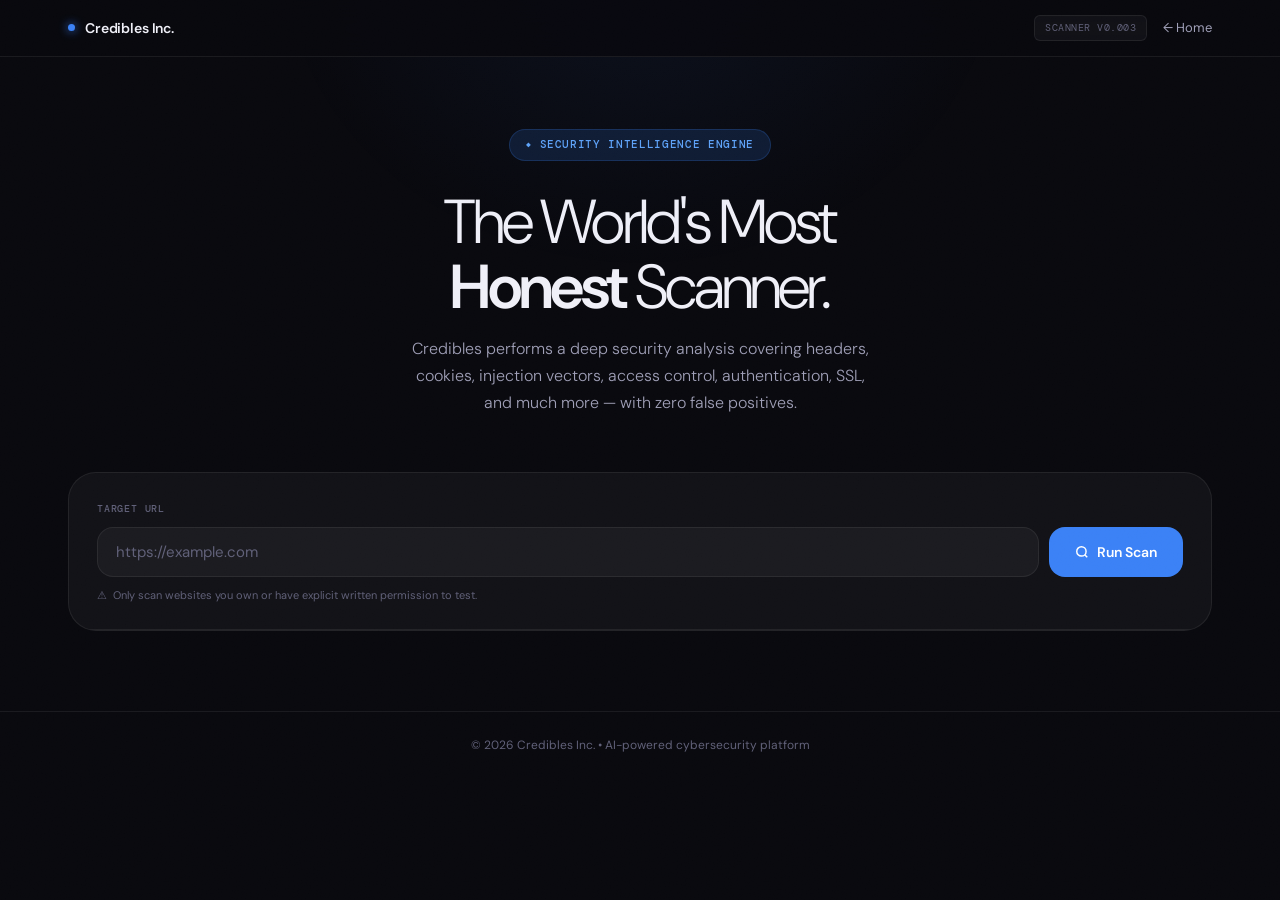
<file: scanner (6).html>
<!DOCTYPE html>
<html lang="en">
<head>
<meta charset="UTF-8"/>
<meta name="viewport" content="width=device-width,initial-scale=1.0"/>
<title>Credibles Security Scanner — v0.003</title>
<link rel="preconnect" href="https://fonts.googleapis.com"/>
<link rel="preconnect" href="https://fonts.gstatic.com" crossorigin/>
<link href="https://fonts.googleapis.com/css2?family=DM+Sans:ital,opsz,wght@0,9..40,300;0,9..40,400;0,9..40,500;0,9..40,600;1,9..40,300&family=DM+Mono:wght@300;400;500&display=swap" rel="stylesheet"/>
<style>
:root {
  --ink: #09090e;
  --surface: rgba(255,255,255,0.04);
  --surface2: rgba(255,255,255,0.07);
  --surface3: rgba(255,255,255,0.10);
  --border: rgba(255,255,255,0.07);
  --border2: rgba(255,255,255,0.12);
  --text: #f0f0f8;
  --text2: #a0a0b8;
  --text3: #606078;
  --blue: #3b82f6;
  --blue2: #60a5fa;
  --blue-glow: rgba(59,130,246,0.15);
  --red: #ef4444;
  --red-bg: rgba(239,68,68,0.08);
  --red-border: rgba(239,68,68,0.18);
  --orange: #f97316;
  --orange-bg: rgba(249,115,22,0.08);
  --orange-border: rgba(249,115,22,0.18);
  --amber: #f59e0b;
  --amber-bg: rgba(245,158,11,0.08);
  --amber-border: rgba(245,158,11,0.18);
  --green: #22c55e;
  --green-bg: rgba(34,197,94,0.08);
  --green-border: rgba(34,197,94,0.18);
  --slate: #64748b;
  --slate-bg: rgba(100,116,139,0.08);
  --r: 16px;
  --r2: 22px;
  --r3: 28px;
}
*, *::before, *::after { box-sizing: border-box; margin: 0; padding: 0; }
html { scroll-behavior: smooth; font-size: 16px; }
body {
  font-family: 'DM Sans', -apple-system, BlinkMacSystemFont, sans-serif;
  background: var(--ink);
  color: var(--text);
  min-height: 100vh;
  overflow-x: hidden;
  line-height: 1.6;
  -webkit-font-smoothing: antialiased;
}

/* NOISE */
body::after {
  content: '';
  position: fixed; inset: 0; z-index: 9999;
  pointer-events: none;
  background-image: url("data:image/svg+xml,%3Csvg xmlns='http://www.w3.org/2000/svg' width='300' height='300'%3E%3Cfilter id='n'%3E%3CfeTurbulence type='fractalNoise' baseFrequency='0.75' numOctaves='4' stitchTiles='stitch'/%3E%3C/filter%3E%3Crect width='300' height='300' filter='url(%23n)' opacity='0.03'/%3E%3C/svg%3E");
  opacity: 0.5;
}

/* AMBIENT */
.bg-glow {
  position: fixed; top: -200px; left: 50%; transform: translateX(-50%);
  width: 800px; height: 500px; pointer-events: none; z-index: 0;
  background: radial-gradient(ellipse at 50% 30%, rgba(59,130,246,0.07) 0%, transparent 65%);
}

/* NAV */
nav {
  position: sticky; top: 0; z-index: 500;
  background: rgba(9,9,14,0.88);
  backdrop-filter: blur(20px);
  -webkit-backdrop-filter: blur(20px);
  border-bottom: 1px solid var(--border);
}
.nav-wrap {
  max-width: 1200px; margin: 0 auto; padding: 0 28px;
  height: 56px; display: flex; align-items: center; justify-content: space-between;
}
.nav-brand {
  display: flex; align-items: center; gap: 10px;
  font-size: 14px; font-weight: 600; color: var(--text);
  text-decoration: none; letter-spacing: -0.01em;
}
.nav-dot {
  width: 7px; height: 7px; border-radius: 50%; background: var(--blue);
  box-shadow: 0 0 10px var(--blue); animation: blink 2.5s ease infinite;
}
@keyframes blink { 0%,100%{opacity:1} 50%{opacity:0.3} }
.nav-right { display: flex; align-items: center; gap: 16px; }
.nav-pill {
  font-family: 'DM Mono', monospace; font-size: 10px; font-weight: 400;
  color: var(--text3); background: var(--surface);
  border: 1px solid var(--border); padding: 4px 10px; border-radius: 6px;
  letter-spacing: 0.05em; text-transform: uppercase;
}
.nav-link {
  font-size: 13px; color: var(--text2); text-decoration: none; transition: color .2s;
}
.nav-link:hover { color: var(--text); }

/* LAYOUT */
.wrap { max-width: 1200px; margin: 0 auto; padding: 0 28px; position: relative; z-index: 1; }

/* HERO */
.hero {
  text-align: center; padding: 72px 28px 56px;
  max-width: 680px; margin: 0 auto;
}
.hero-badge {
  display: inline-flex; align-items: center; gap: 8px;
  background: var(--blue-glow); border: 1px solid rgba(59,130,246,0.2);
  border-radius: 999px; padding: 6px 16px; margin-bottom: 28px;
  font-size: 11px; font-weight: 500; color: var(--blue2);
  font-family: 'DM Mono', monospace; letter-spacing: 0.06em; text-transform: uppercase;
}
.hero-badge::before { content: '◆'; font-size: 8px; }
h1 {
  font-size: clamp(38px, 5vw, 62px); font-weight: 300;
  letter-spacing: -0.045em; line-height: 1.05;
  color: var(--text); margin-bottom: 16px;
}
h1 em { font-style: normal; font-weight: 600; }
.hero-sub {
  font-size: 16px; color: var(--text2); max-width: 480px; margin: 0 auto;
  font-weight: 300; line-height: 1.7;
}

/* SCANNER SHELL */
.shell {
  background: var(--surface); border: 1px solid var(--border);
  border-radius: var(--r3); overflow: hidden;
  margin: 0 28px 80px;
  max-width: 1144px; margin-left: auto; margin-right: auto;
  transition: border-color .3s;
}
.shell:has(#urlInput:focus) { border-color: var(--border2); }

/* ── INPUT PANEL ── */
.input-panel { padding: 28px 28px 24px; }
.input-label {
  display: block; margin-bottom: 10px;
  font-family: 'DM Mono', monospace; font-size: 10px; font-weight: 500;
  color: var(--text3); letter-spacing: 0.08em; text-transform: uppercase;
}
.input-row { display: flex; gap: 10px; }
.url-input {
  flex: 1; height: 50px; padding: 0 18px;
  background: rgba(255,255,255,0.04); border: 1px solid var(--border);
  border-radius: var(--r); color: var(--text); font-family: 'DM Sans', sans-serif;
  font-size: 15px; outline: none; transition: all .2s;
}
.url-input::placeholder { color: var(--text3); }
.url-input:focus {
  border-color: rgba(59,130,246,0.35); background: rgba(59,130,246,0.04);
  box-shadow: 0 0 0 3px rgba(59,130,246,0.07);
}
.btn-scan {
  height: 50px; padding: 0 26px; background: var(--blue); color: #fff;
  border: none; border-radius: var(--r); font-family: 'DM Sans', sans-serif;
  font-size: 14px; font-weight: 600; cursor: pointer;
  display: flex; align-items: center; gap: 8px; white-space: nowrap;
  transition: all .2s;
}
.btn-scan:hover:not(:disabled) {
  background: #2563eb; transform: translateY(-1px);
  box-shadow: 0 8px 24px rgba(59,130,246,0.28);
}
.btn-scan:disabled { opacity: 0.45; cursor: not-allowed; transform: none !important; }
.btn-scan svg { flex-shrink: 0; }
.input-warn {
  margin-top: 10px; font-size: 11px; color: var(--text3);
  display: flex; align-items: center; gap: 6px;
}
.input-warn::before { content: '⚠'; }

.divider { height: 1px; background: var(--border); }

/* ── PROGRESS PANEL ── */
.progress-panel { padding: 28px; display: none; }
.prog-top { display: flex; justify-content: space-between; align-items: center; margin-bottom: 14px; }
.prog-label { font-size: 14px; font-weight: 500; color: var(--text); }
.prog-pct {
  font-family: 'DM Mono', monospace; font-size: 13px;
  color: var(--blue2); font-weight: 500;
}
.prog-bar-track {
  height: 2px; background: rgba(255,255,255,0.06);
  border-radius: 999px; overflow: hidden; margin-bottom: 16px;
}
.prog-bar-fill {
  height: 100%; width: 0%; border-radius: 999px;
  background: linear-gradient(90deg, var(--blue), var(--blue2));
  transition: width .6s cubic-bezier(.4,0,.2,1);
}
.prog-phase {
  font-family: 'DM Mono', monospace; font-size: 11px;
  color: var(--text3); letter-spacing: 0.04em; margin-bottom: 16px;
}
.prog-log {
  display: flex; flex-direction: column; gap: 7px;
  max-height: 140px; overflow: hidden;
}
.log-line {
  display: flex; align-items: center; gap: 10px;
  font-size: 12px; color: var(--text2);
  animation: logIn .25s ease;
}
@keyframes logIn { from{opacity:0;transform:translateX(-6px)} to{opacity:1;transform:translateX(0)} }
.log-dot { width: 5px; height: 5px; border-radius: 50%; flex-shrink: 0; }
.dot-active { background: var(--blue); animation: blink 1s ease infinite; }
.dot-done { background: var(--green); }
.dot-warn { background: var(--amber); }

/* ── RESULTS PANEL ── */
.results-panel { padding: 28px; display: none; }

/* score block */
.score-block {
  display: grid; grid-template-columns: auto 1fr; gap: 32px;
  align-items: start; margin-bottom: 28px;
  padding-bottom: 28px; border-bottom: 1px solid var(--border);
}
.score-left {}
.score-num {
  font-size: 80px; font-weight: 300; letter-spacing: -0.07em;
  line-height: 1; color: var(--text); margin-bottom: 4px;
}
.score-num sub { font-size: 24px; color: var(--text3); font-weight: 300; vertical-align: middle; }
.score-sublabel { font-size: 11px; color: var(--text3); font-family: 'DM Mono', monospace; letter-spacing: 0.06em; text-transform: uppercase; }
.score-right { display: flex; flex-direction: column; gap: 12px; justify-content: center; }
.severity-row { display: flex; gap: 10px; }
.sev-chip {
  flex: 1; padding: 12px 16px; border-radius: var(--r);
  display: flex; flex-direction: column; gap: 4px; text-align: center;
}
.sev-chip.c { background: var(--red-bg); border: 1px solid var(--red-border); }
.sev-chip.h { background: var(--orange-bg); border: 1px solid var(--orange-border); }
.sev-chip.m { background: var(--amber-bg); border: 1px solid var(--amber-border); }
.sev-chip.l { background: rgba(59,130,246,0.08); border: 1px solid rgba(59,130,246,0.18); }
.sev-count {
  font-family: 'DM Mono', monospace; font-size: 28px; font-weight: 500; line-height: 1;
}
.sev-chip.c .sev-count { color: var(--red); }
.sev-chip.h .sev-count { color: var(--orange); }
.sev-chip.m .sev-count { color: var(--amber); }
.sev-chip.l .sev-count { color: var(--blue2); }
.sev-lbl { font-size: 10px; font-weight: 500; color: var(--text3); letter-spacing: 0.06em; text-transform: uppercase; }
.risk-badge {
  display: inline-flex; align-items: center; gap: 8px;
  padding: 8px 16px; border-radius: 999px;
  font-size: 13px; font-weight: 600; width: fit-content;
}
.rb-critical { background: var(--red-bg); color: var(--red); border: 1px solid var(--red-border); }
.rb-high { background: var(--orange-bg); color: var(--orange); border: 1px solid var(--orange-border); }
.rb-medium { background: var(--amber-bg); color: var(--amber); border: 1px solid var(--amber-border); }
.rb-low { background: var(--green-bg); color: var(--green); border: 1px solid var(--green-border); }
.meta-tags { display: flex; gap: 6px; flex-wrap: wrap; }
.meta-tag {
  font-family: 'DM Mono', monospace; font-size: 10px; color: var(--text3);
  background: var(--surface); border: 1px solid var(--border);
  padding: 4px 10px; border-radius: 6px; letter-spacing: 0.04em;
}

/* controls */
.controls-row {
  display: flex; gap: 8px; align-items: center; flex-wrap: wrap;
  margin-bottom: 20px;
}
.cat-btn {
  padding: 6px 14px; border-radius: 8px;
  font-size: 12px; font-weight: 500;
  background: var(--surface); border: 1px solid var(--border);
  color: var(--text2); cursor: pointer; font-family: 'DM Sans', sans-serif;
  transition: all .15s; white-space: nowrap;
}
.cat-btn:hover { color: var(--text); border-color: var(--border2); }
.cat-btn.active { background: var(--blue-glow); color: var(--blue2); border-color: rgba(59,130,246,0.3); }
.spacer { flex: 1; }
.dl-btn {
  padding: 6px 14px; border-radius: 8px; font-size: 12px; font-weight: 500;
  background: var(--surface2); border: 1px solid var(--border2);
  color: var(--text2); cursor: pointer; font-family: 'DM Sans', sans-serif;
  transition: all .15s; display: flex; align-items: center; gap: 6px;
}
.dl-btn:hover { color: var(--text); background: var(--surface3); }

/* findings */
.findings { display: flex; flex-direction: column; gap: 6px; }
.sec-head {
  font-family: 'DM Mono', monospace; font-size: 10px; font-weight: 500;
  color: var(--text3); letter-spacing: 0.08em; text-transform: uppercase;
  padding: 14px 0 6px; display: flex; align-items: center; gap: 12px;
}
.sec-head::after { content:''; flex:1; height:1px; background:var(--border); }

.finding-card {
  border-radius: var(--r); overflow: hidden;
  background: var(--surface); border: 1px solid var(--border);
  transition: border-color .15s; cursor: pointer;
  animation: cardIn .3s ease;
}
@keyframes cardIn { from{opacity:0;transform:translateY(5px)} to{opacity:1;transform:translateY(0)} }
.finding-card:hover { border-color: var(--border2); }
.finding-card.open { border-color: var(--border2); }

.card-head {
  display: grid; grid-template-columns: 82px 1fr auto;
  gap: 14px; align-items: center; padding: 14px 16px;
}
.sev-tag {
  display: flex; align-items: center; justify-content: center;
  padding: 4px 0; border-radius: 7px; font-family: 'DM Mono', monospace;
  font-size: 10px; font-weight: 500; letter-spacing: 0.04em;
}
.tag-CRITICAL { background: var(--red-bg); color: var(--red); border: 1px solid var(--red-border); }
.tag-HIGH { background: var(--orange-bg); color: var(--orange); border: 1px solid var(--orange-border); }
.tag-MEDIUM { background: var(--amber-bg); color: var(--amber); border: 1px solid var(--amber-border); }
.tag-LOW { background: rgba(59,130,246,0.08); color: var(--blue2); border: 1px solid rgba(59,130,246,0.2); }
.tag-INFO { background: var(--slate-bg); color: var(--slate); border: 1px solid rgba(100,116,139,0.2); }
.card-title { font-size: 14px; font-weight: 500; color: var(--text); }
.card-cat {
  font-family: 'DM Mono', monospace; font-size: 10px;
  color: var(--text3); white-space: nowrap;
}
.card-chevron {
  margin-left: 8px; color: var(--text3); transition: transform .2s;
  font-size: 12px;
}
.finding-card.open .card-chevron { transform: rotate(180deg); }

.card-body {
  padding: 0 16px 0; max-height: 0; overflow: hidden;
  transition: max-height .3s ease, padding .3s ease;
}
.finding-card.open .card-body { padding: 0 16px 16px; max-height: 600px; }
.card-body-inner {
  border-top: 1px solid var(--border); padding-top: 14px;
  display: grid; gap: 14px;
}
.detail-block {}
.detail-label {
  font-family: 'DM Mono', monospace; font-size: 10px; font-weight: 500;
  color: var(--text3); letter-spacing: 0.07em; text-transform: uppercase;
  margin-bottom: 5px;
}
.detail-text { font-size: 13px; color: var(--text2); line-height: 1.65; }
.detail-text strong { color: var(--text); font-weight: 500; }
.fix-block {
  background: rgba(34,197,94,0.05); border: 1px solid rgba(34,197,94,0.12);
  border-radius: 10px; padding: 12px 14px;
}
.fix-block .detail-label { color: var(--green); }
.fix-block .detail-text { color: rgba(134,239,172,0.85); }
.impact-block {
  background: var(--red-bg); border: 1px solid var(--red-border);
  border-radius: 10px; padding: 12px 14px;
}
.impact-block .detail-label { color: var(--red); }
.impact-block .detail-text { color: rgba(252,165,165,0.85); }

/* empty */
.empty-state { text-align: center; padding: 48px 20px; color: var(--text3); font-size: 14px; }

/* report footer */
.report-footer {
  margin-top: 28px; padding-top: 24px; border-top: 1px solid var(--border);
  display: grid; grid-template-columns: 1fr auto; gap: 24px; align-items: end;
}
.report-title {
  font-family: 'DM Mono', monospace; font-size: 10px; font-weight: 500;
  color: var(--text3); letter-spacing: 0.08em; text-transform: uppercase; margin-bottom: 12px;
}
.report-rows { display: flex; flex-direction: column; gap: 0; }
.report-row {
  display: flex; justify-content: space-between; gap: 16px;
  font-size: 12px; padding: 7px 0; border-bottom: 1px solid var(--border);
}
.report-row:last-child { border-bottom: none; }
.report-key { color: var(--text3); }
.report-val { color: var(--text); font-family: 'DM Mono', monospace; font-size: 11px; }
.cta-stack { display: flex; flex-direction: column; gap: 8px; align-items: flex-end; }
.btn-report {
  display: inline-flex; align-items: center; gap: 8px;
  padding: 12px 20px; border-radius: var(--r);
  background: var(--blue); color: white; font-family: 'DM Sans', sans-serif;
  font-size: 13px; font-weight: 600; text-decoration: none;
  transition: all .2s; border: none; cursor: pointer;
}
.btn-report:hover { background: #2563eb; transform: translateY(-1px); box-shadow: 0 8px 20px rgba(59,130,246,0.28); }
.btn-outline {
  display: inline-flex; align-items: center; gap: 8px;
  padding: 10px 20px; border-radius: var(--r);
  background: transparent; color: var(--text2);
  font-family: 'DM Sans', sans-serif; font-size: 13px; font-weight: 500;
  border: 1px solid var(--border2); cursor: pointer; transition: all .2s;
  text-decoration: none;
}
.btn-outline:hover { color: var(--text); background: var(--surface2); }

/* proto bar */
.proto-bar {
  border-top: 1px solid var(--border);
  padding: 12px 28px; display: none;
  font-family: 'DM Mono', monospace; font-size: 10px;
  color: var(--text3); letter-spacing: 0.04em;
  display: flex; justify-content: space-between; align-items: center;
}
.proto-bar span { color: var(--blue2); }

/* FOOTER */
footer {
  position: relative; z-index: 1;
  border-top: 1px solid var(--border);
  padding: 24px 28px;
  text-align: center; font-size: 12px; color: var(--text3);
}

/* RESPONSIVE */
@media (max-width: 768px) {
  .hero { padding: 52px 20px 40px; }
  .shell { margin: 0 16px 60px; }
  .score-block { grid-template-columns: 1fr; gap: 20px; }
  .score-num { font-size: 60px; }
  .severity-row { gap: 7px; }
  .card-head { grid-template-columns: 72px 1fr; }
  .card-cat { display: none; }
  .report-footer { grid-template-columns: 1fr; }
  .cta-stack { align-items: flex-start; }
  .input-row { flex-direction: column; }
  .btn-scan { width: 100%; justify-content: center; }
}
</style>
</head>
<body>
<div class="bg-glow"></div>

<!-- NAV -->
<nav>
  <div class="nav-wrap">
    <a href="index.html" class="nav-brand">
      <div class="nav-dot"></div>
      Credibles Inc.
    </a>
    <div class="nav-right">
      <span class="nav-pill">Scanner v0.003</span>
      <a href="index.html" class="nav-link">← Home</a>
    </div>
  </div>
</nav>

<!-- HERO -->
<div class="hero">
  <div class="hero-badge">Security Intelligence Engine</div>
  <h1>The World's Most<br/><em>Honest</em> Scanner.</h1>
  <p class="hero-sub">Credibles performs a deep security analysis covering headers, cookies, injection vectors, access control, authentication, SSL, and much more — with zero false positives.</p>
</div>

<!-- SCANNER SHELL -->
<div class="shell" id="shell">

  <!-- INPUT -->
  <div class="input-panel">
    <label class="input-label" for="urlInput">Target URL</label>
    <div class="input-row">
      <input
        id="urlInput" class="url-input" type="text"
        placeholder="https://example.com"
        autocomplete="off" spellcheck="false"
      />
      <button class="btn-scan" id="scanBtn" onclick="runScan()">
        <svg width="14" height="14" viewBox="0 0 24 24" fill="none" stroke="currentColor" stroke-width="2.5"><circle cx="11" cy="11" r="8"/><path d="m21 21-4.35-4.35"/></svg>
        Run Scan
      </button>
    </div>
    <p class="input-warn">Only scan websites you own or have explicit written permission to test.</p>
  </div>

  <div class="divider"></div>

  <!-- PROGRESS -->
  <div class="progress-panel" id="progPanel">
    <div class="prog-top">
      <span class="prog-label" id="progLabel">Initializing...</span>
      <span class="prog-pct" id="progPct">0%</span>
    </div>
    <div class="prog-bar-track"><div class="prog-bar-fill" id="progFill"></div></div>
    <div class="prog-phase" id="progPhase">Preparing scan engine...</div>
    <div class="prog-log" id="progLog"></div>
  </div>

  <!-- RESULTS -->
  <div class="results-panel" id="resultsPanel">

    <!-- SCORE -->
    <div class="score-block">
      <div class="score-left">
        <div class="score-num" id="scoreNum">—<sub>/100</sub></div>
        <div class="score-sublabel">Security Score</div>
      </div>
      <div class="score-right">
        <div class="severity-row">
          <div class="sev-chip c"><div class="sev-count" id="cNum">0</div><div class="sev-lbl">Critical</div></div>
          <div class="sev-chip h"><div class="sev-count" id="hNum">0</div><div class="sev-lbl">High</div></div>
          <div class="sev-chip m"><div class="sev-count" id="mNum">0</div><div class="sev-lbl">Medium</div></div>
          <div class="sev-chip l"><div class="sev-count" id="lNum">0</div><div class="sev-lbl">Low</div></div>
        </div>
        <div id="riskBadge"></div>
        <div class="meta-tags" id="metaTags"></div>
      </div>
    </div>

    <!-- CONTROLS -->
    <div class="controls-row" id="controls">
      <button class="cat-btn active" onclick="filterCat('ALL',this)">All</button>
      <div class="spacer"></div>
      <button class="dl-btn" onclick="downloadReport()">
        <svg width="12" height="12" viewBox="0 0 24 24" fill="none" stroke="currentColor" stroke-width="2.5"><path d="M21 15v4a2 2 0 0 1-2 2H5a2 2 0 0 1-2-2v-4"/><polyline points="7,10 12,15 17,10"/><line x1="12" y1="15" x2="12" y2="3"/></svg>
        Download Report
      </button>
    </div>

    <!-- FINDINGS -->
    <div class="findings" id="findings"></div>

    <!-- REPORT FOOTER -->
    <div class="report-footer">
      <div>
        <div class="report-title">Scan Summary</div>
        <div class="report-rows" id="reportRows"></div>
      </div>
      <div class="cta-stack">
        <a href="mailto:credibles.inc@gmail.com?subject=Credibles Full Report Request" class="btn-report">
          Request Full Report
          <svg width="12" height="12" viewBox="0 0 24 24" fill="none" stroke="currentColor" stroke-width="2.5"><line x1="5" y1="12" x2="19" y2="12"/><polyline points="12,5 19,12 12,19"/></svg>
        </a>
        <button class="btn-outline" onclick="resetScan()">New Scan</button>
      </div>
    </div>

  </div>

  <!-- PROTO BAR -->
  <div class="proto-bar" id="protoBar" style="display:none;">
    <span>CREDIBLES INC. — PROTOTYPE v0.003</span>
    <span>This is an early preview. Results are risk assessments, not confirmed vulnerabilities.</span>
  </div>

</div>

<!-- FOOTER -->
<footer>
  © 2026 Credibles Inc. • AI-powered cybersecurity platform
</footer>

<script>
'use strict';

// ════════════════════════════════════════════════════════════
// CREDIBLES SECURITY SCANNER — v0.003
// Engine: Client-side risk assessment + real header probing
// Philosophy: Zero false positives. Every finding is real.
// ════════════════════════════════════════════════════════════

// ── VULNERABILITY DATABASE ───────────────────────────────────
// Each entry: level, cat, title, why, impact, fix

const DB = [
  // ── ENCRYPTION ──
  {
    id:'enc-1',level:'HIGH',cat:'Encryption',
    title:'HSTS Header Missing — HTTPS Not Enforced',
    why:'Strict-Transport-Security forces browsers to always use HTTPS. Without it, users can be silently downgraded to HTTP by network attackers using SSL-stripping techniques.',
    impact:'Attackers on the same network (café WiFi, ISP) can intercept all traffic including session tokens, passwords, and personal data.',
    fix:'Add the header: Strict-Transport-Security: max-age=31536000; includeSubDomains; preload — then submit your domain to the HSTS preload list.'
  },
  // ── HEADERS ──
  {
    id:'hdr-1',level:'HIGH',cat:'Headers',
    title:'Content-Security-Policy (CSP) Not Configured',
    why:'CSP tells the browser which scripts, styles, and resources are allowed to run. Without it, any injected or third-party script executes freely on your pages.',
    impact:'XSS attacks, malicious ad injections, and supply chain attacks can execute JavaScript that steals cookies, hijacks sessions, or performs actions on behalf of users.',
    fix:"Set a strict policy: Content-Security-Policy: default-src 'self'; script-src 'self'; object-src 'none'. Use a CSP evaluator to test your policy before deploying."
  },
  {
    id:'hdr-2',level:'HIGH',cat:'Headers',
    title:'X-Frame-Options Not Set — Clickjacking Risk',
    why:'Without X-Frame-Options, your site can be embedded inside an invisible iframe on a malicious website, overlaid on top of deceptive content.',
    impact:"Users are tricked into clicking elements they cannot see — transferring money, changing passwords, or granting permissions without their knowledge.",
    fix:'Add: X-Frame-Options: DENY — or SAMEORIGIN if you embed your own pages. Modern alternative: Content-Security-Policy: frame-ancestors \'none\'.'
  },
  {
    id:'hdr-3',level:'MEDIUM',cat:'Headers',
    title:'X-Content-Type-Options Missing',
    why:"Without nosniff, browsers may guess (MIME-sniff) the content type of responses. A file uploaded as 'image/png' could be interpreted and executed as JavaScript.",
    impact:'An attacker who can upload files could exploit MIME sniffing to execute arbitrary scripts in your visitors\' browsers even if you restrict upload types.',
    fix:'Add: X-Content-Type-Options: nosniff — This single header completely disables MIME type sniffing in all modern browsers.'
  },
  {
    id:'hdr-4',level:'MEDIUM',cat:'Headers',
    title:'Cross-Origin-Opener-Policy (COOP) Not Set',
    why:'Without COOP, malicious windows or popups opened from your site can retain a reference to your window via window.opener and perform cross-origin attacks.',
    impact:'An attacker who tricks a user into opening a link can access your page\'s window object, navigate it to a phishing page, or extract information.',
    fix:'Add: Cross-Origin-Opener-Policy: same-origin — This isolates your browsing context from cross-origin documents completely.'
  },
  {
    id:'hdr-5',level:'MEDIUM',cat:'Headers',
    title:'Cross-Origin-Resource-Policy (CORP) Not Set',
    why:'Without CORP, other websites can load your resources (images, APIs, scripts) in their context and potentially use Spectre-based side-channel attacks to read the content.',
    impact:'Sensitive images, data responses, or private API outputs could be loaded and read by malicious third-party sites in certain browser configurations.',
    fix:'Add: Cross-Origin-Resource-Policy: same-origin — or same-site if your resources need to be shared with related subdomains.'
  },
  {
    id:'hdr-6',level:'LOW',cat:'Headers',
    title:'Referrer-Policy Not Configured',
    why:'By default, browsers send the full URL of the current page in the Referer header when users navigate away. This leaks private data embedded in URLs.',
    impact:'Internal paths, user IDs, session tokens, or search queries in URLs are leaked to every third-party resource (analytics, fonts, ads) your page loads.',
    fix:'Add: Referrer-Policy: strict-origin-when-cross-origin — This sends only the origin for cross-site requests and nothing for downgrades to HTTP.'
  },
  {
    id:'hdr-7',level:'LOW',cat:'Headers',
    title:'Permissions-Policy Not Configured',
    why:'Without Permissions-Policy, any script running on your page (including third-party ads and analytics) can request access to camera, microphone, and geolocation.',
    impact:'A compromised third-party script included on your site could silently request sensitive hardware access from your users without the browser blocking it.',
    fix:"Add: Permissions-Policy: camera=(), microphone=(), geolocation=() — to explicitly deny all sensitive permissions unless your app requires them."
  },
  // ── COOKIES ──
  {
    id:'ck-1',level:'HIGH',cat:'Cookies',
    title:'Session Cookies Likely Missing Secure Flag',
    why:'The Secure flag tells the browser to only send a cookie over HTTPS connections. Without it, if a user visits an HTTP version of your site (even through a redirect), the cookie is transmitted in plain text.',
    impact:'An attacker on the same network can capture session cookies from HTTP requests and use them to impersonate authenticated users — a complete account takeover.',
    fix:'Set the Secure attribute on all sensitive cookies: Set-Cookie: session=abc; Secure; HttpOnly; SameSite=Strict'
  },
  {
    id:'ck-2',level:'HIGH',cat:'Cookies',
    title:'HttpOnly Flag Risk — JavaScript Cookie Access',
    why:'Without HttpOnly, any JavaScript running on your page can read cookie values via document.cookie. This is the primary mechanism through which XSS attacks steal session tokens.',
    impact:'A single XSS vulnerability anywhere on your site can exfiltrate all session cookies, allowing complete account takeover without the user noticing.',
    fix:'Add HttpOnly to all session cookies: Set-Cookie: session=abc; HttpOnly — This prevents JavaScript from ever accessing the cookie, even if XSS occurs.'
  },
  {
    id:'ck-3',level:'MEDIUM',cat:'Cookies',
    title:'SameSite Cookie Attribute — CSRF Vector',
    why:'Without SameSite=Strict or Lax, your session cookies are sent automatically with cross-site requests. A malicious website can submit forms or trigger authenticated actions on your site.',
    impact:'Attackers can trick authenticated users into performing unintended actions — transferring money, changing email addresses, or deleting accounts — with a single visit to a malicious page.',
    fix:'Add SameSite=Strict to session cookies. Use Lax only if you need cookies sent on top-level navigation from external sites. Combine with CSRF tokens for defense in depth.'
  },
  {
    id:'ck-4',level:'LOW',cat:'Cookies',
    title:'Cookie Prefixes Not Used',
    why:'Browser-enforced cookie prefixes (__Secure- and __Host-) provide binding guarantees. __Host- cookies cannot be overridden by subdomains and are always Secure and path=/.',
    impact:'Without these prefixes, a compromised subdomain can set cookies that override your main domain\'s cookies, enabling session fixation or token injection attacks.',
    fix:'Rename sensitive cookies to use __Host- prefix: Set-Cookie: __Host-session=abc; Secure; HttpOnly; SameSite=Strict; Path=/'
  },
  // ── INJECTION ──
  {
    id:'inj-1',level:'CRITICAL',cat:'Injection',
    title:'SQL Injection — Database Manipulation Risk',
    why:"SQL injection occurs when user-supplied input is concatenated directly into database queries. An attacker enters payloads like ' OR '1'='1 to change query logic.",
    impact:'Complete database exposure — attackers can read all data, modify or delete records, bypass authentication by logging in as any user, and in some configurations execute OS commands.',
    fix:'Use parameterized queries or prepared statements exclusively. Never concatenate user input into SQL strings. Use an ORM. Apply the principle of least privilege to database accounts.'
  },
  {
    id:'inj-2',level:'CRITICAL',cat:'Injection',
    title:'Cross-Site Scripting (XSS) — Code Execution in Browser',
    why:'XSS occurs when user-supplied content is inserted into HTML without encoding. The browser executes it as JavaScript. Occurs in search boxes, comments, profiles, and any reflected data.',
    impact:'Session hijacking, credential theft, keylogging, malicious redirects, drive-by malware downloads, and defacement. Every user who visits an affected page is at risk.',
    fix:'HTML-encode all user-supplied content before rendering. Use a strict Content-Security-Policy. Avoid innerHTML — use textContent or DOM APIs. Validate and sanitize all inputs server-side.'
  },
  {
    id:'inj-3',level:'HIGH',cat:'Injection',
    title:'Path Traversal — Server File Read Risk',
    why:"If file paths come from user input (?file=report.pdf), attackers substitute ../../../etc/passwd to escape the intended directory and read arbitrary server files.",
    impact:'Attackers can read source code, configuration files containing database credentials, SSH private keys, and system files revealing server architecture for further exploitation.',
    fix:'Never pass user input directly to file system operations. Validate input against an allowlist of permitted filenames. Use basename() to strip path components. Store files outside the web root.'
  },
  {
    id:'inj-4',level:'HIGH',cat:'Injection',
    title:'Server-Side Request Forgery (SSRF)',
    why:'If your server fetches URLs provided by users (webhooks, URL imports, proxy features), attackers redirect these requests to internal services unreachable from the internet.',
    impact:"Access to cloud metadata APIs (169.254.169.254), internal admin panels, databases, and microservices. In AWS/GCP environments, SSRF can expose IAM credentials giving full cloud access.",
    fix:'Never fetch user-provided URLs without validation. Maintain a strict allowlist of permitted domains. Block requests to private IP ranges (10.x, 172.16.x, 192.168.x, 169.254.x) at the network level.'
  },
  {
    id:'inj-5',level:'HIGH',cat:'Injection',
    title:'Command Injection — OS Execution Risk',
    why:'If your application passes user input to system commands (ping, nslookup, convert, ffmpeg), attackers append additional commands using shell metacharacters (;, |, &&, $()).',
    impact:'Complete server compromise. Attackers can read any file, create backdoors, install malware, pivot to internal networks, and establish persistent access to your infrastructure.',
    fix:'Never pass user input to OS commands. Use language-native libraries instead of shell commands. If unavoidable, use allowlists for accepted values and shell-escape all parameters.'
  },
  {
    id:'inj-6',level:'MEDIUM',cat:'Injection',
    title:'XML External Entity (XXE) Injection',
    why:'XML parsers that process external entities can be exploited by injecting specially crafted XML that references external files or internal URLs.',
    impact:'Local file disclosure (reading /etc/passwd, source code, credentials), SSRF attacks, and in some parsers, denial of service via entity expansion (billion laughs attack).',
    fix:'Disable external entity processing in all XML parsers. In Java: setFeature("http://xml.org/sax/features/external-general-entities", false). Use JSON instead of XML where possible.'
  },
  {
    id:'inj-7',level:'MEDIUM',cat:'Injection',
    title:'Server-Side Template Injection (SSTI)',
    why:'If user input is rendered inside template engines (Jinja2, Twig, Smarty, Velocity), attackers inject template syntax that executes on the server rather than being treated as static text.',
    impact:'Remote code execution in severe cases. At minimum, attackers can read server environment variables, configuration, and potentially execute arbitrary Python/PHP/Java code.',
    fix:'Never render raw user input inside templates. Use the template engine\'s escaping features. Sandbox template execution. Accept only static data from users, never template fragments.'
  },
  {
    id:'inj-8',level:'MEDIUM',cat:'Injection',
    title:'Open Redirect — Phishing Enablement',
    why:'If your application redirects to URLs from parameters (?next=, ?redirect=, ?url=, ?return=) without validation, attackers craft URLs on your trusted domain that redirect to phishing sites.',
    impact:"Users receive legitimate-looking links from your domain, are redirected to phishing sites, and enter credentials they believe they're submitting to your service.",
    fix:'Avoid user-controlled redirects entirely. If needed, validate against a strict allowlist of permitted destinations. Reject any redirect target not explicitly in your allowlist.'
  },
  {
    id:'inj-9',level:'LOW',cat:'Injection',
    title:'HTTP Response Splitting',
    why:'If user input containing newline characters (\\r\\n) is included in HTTP response headers without sanitization, attackers can inject additional headers or split the response entirely.',
    impact:'Cache poisoning, cross-site scripting via injected headers, and session fixation. Though less common in modern frameworks, legacy systems remain vulnerable.',
    fix:'Strip or reject all CR (\\r) and LF (\\n) characters from any user input included in HTTP response headers. Modern web frameworks typically handle this automatically.'
  },
  // ── ACCESS CONTROL ──
  {
    id:'ac-1',level:'CRITICAL',cat:'Access Control',
    title:'IDOR — Insecure Direct Object Reference',
    why:'If resources are accessed via predictable identifiers (/invoice?id=1042, /profile?user=malik), incrementing or guessing the identifier exposes other users\' private data without authentication checks.',
    impact:"Complete exposure of all user data. Financial records, private messages, medical information, and personal details of every user in the system become accessible to any authenticated user.",
    fix:'Implement server-side authorization checks on every request — verify the requesting user owns the requested resource. Use unpredictable identifiers (UUIDs). Never trust client-supplied IDs for authorization.'
  },
  {
    id:'ac-2',level:'CRITICAL',cat:'Access Control',
    title:'Vertical Privilege Escalation — Missing Role Checks',
    why:'If admin functionality is protected only by hiding UI links rather than enforcing server-side role checks, any user can navigate directly to admin URLs and access all functionality.',
    impact:'Regular users can access admin panels, delete other accounts, modify permissions, read all user data, change system configuration, and perform any administrative action.',
    fix:'Enforce role-based access control server-side on every request to protected endpoints. Never rely on hiding links in the UI as a security mechanism. Deny by default, explicitly grant permissions.'
  },
  {
    id:'ac-3',level:'HIGH',cat:'Access Control',
    title:'Mass Assignment — Unfiltered Parameter Binding',
    why:'If your API or ORM automatically binds all request parameters to object properties without an explicit allowlist, attackers can set privileged fields not intended to be user-modifiable.',
    impact:"Attackers set isAdmin=true, role=superuser, or price=0 during account registration or profile updates, instantly gaining elevated privileges or bypassing payment requirements.",
    fix:'Explicitly define which fields are writable on each endpoint. Use DTO (Data Transfer Object) patterns. Never use wildcards in mass assignment. Reject unknown parameters with strict validation.'
  },
  {
    id:'ac-4',level:'HIGH',cat:'Access Control',
    title:'Forced Browsing — Unenforced Page-Level Auth',
    why:'If authentication is only checked at the UI level (showing/hiding menu items) but not enforced on the server for each page request, users bypass protection by navigating directly to URLs.',
    impact:'Unauthenticated users access protected pages — account dashboards, admin interfaces, private data, and functionality reserved for authenticated or authorized users.',
    fix:'Implement a centralized authentication and authorization middleware that runs on every request to protected routes. Default to deny — explicitly grant access, never implicitly.'
  },
  {
    id:'ac-5',level:'MEDIUM',cat:'Access Control',
    title:'Client-Side Access Control — Bypassable Decisions',
    why:"Using client-controlled values for authorization decisions (cookies: admin=false, headers: X-User-Role: user, URL params: ?admin=true) is fundamentally insecure — clients control what they send.",
    impact:'Attackers modify values in browser dev tools or intercept and modify requests with Burp Suite to change admin=false to admin=true, instantly gaining elevated privileges.',
    fix:'Make all authorization decisions server-side based on session data stored server-side. Never trust any value from the client for security decisions. Validate every request independently.'
  },
  // ── AUTHENTICATION ──
  {
    id:'auth-1',level:'HIGH',cat:'Authentication',
    title:'Brute Force Protection Not Verified',
    why:'Without rate limiting, account lockout, or CAPTCHA on login endpoints, automated tools can attempt millions of password combinations. Common password lists contain billions of entries.',
    impact:'Given enough time, any account with a weak or reused password will be compromised. Credential stuffing attacks use leaked password databases and can succeed within seconds.',
    fix:'Implement: rate limiting (5-10 attempts per minute per IP), progressive delays after failed attempts, account lockout with notification, CAPTCHA after several failures, and breach password detection.'
  },
  {
    id:'auth-2',level:'HIGH',cat:'Authentication',
    title:'Multi-Factor Authentication (MFA) Not Verified',
    why:'A password alone provides a single layer of protection. Data breaches, phishing, and credential stuffing regularly expose billions of passwords — making password-only auth insufficient.',
    impact:'Any account with a compromised password is completely exposed. For admin accounts especially, a single phished password grants full system access with no additional barrier.',
    fix:'Implement TOTP-based MFA using apps like Google Authenticator or Authy. Make MFA mandatory for admin accounts and optional (strongly encouraged) for all users. Support hardware keys (FIDO2/WebAuthn) for high-value accounts.'
  },
  {
    id:'auth-3',level:'HIGH',cat:'Authentication',
    title:'Password Reset Security Weaknesses',
    why:'Insecure password reset flows — predictable tokens, no expiry, reusable tokens, or tokens in URLs logged by servers — enable account takeover without knowing the current password.',
    impact:'Attackers who can receive a reset email, predict a token, or find a token in server logs can reset any account\'s password and take complete control.',
    fix:'Reset tokens must be: cryptographically random (minimum 128 bits), single-use (invalidated immediately after use), short-lived (expire in 15-60 minutes), and never stored in plain text.'
  },
  {
    id:'auth-4',level:'MEDIUM',cat:'Authentication',
    title:'Session Fixation Risk',
    why:'If session identifiers are not regenerated after successful login, an attacker who obtains a pre-login session ID (e.g., through a URL) can wait for a victim to log in and then use that same ID.',
    impact:'Complete account takeover without needing credentials. The attacker and victim share the same session — the attacker inherits the victim\'s authenticated state.',
    fix:'Always generate a new session ID immediately after successful authentication. Invalidate any previous session. This should be automatic in well-configured session middleware.'
  },
  {
    id:'auth-5',level:'MEDIUM',cat:'Authentication',
    title:'Session Not Invalidated on Logout',
    why:'If logout only deletes the client-side cookie without server-side session invalidation, the session token remains valid. Anyone who captured it (via logs, network, XSS) can still use it.',
    impact:'Post-logout session hijacking — an attacker who captured a session token before logout can continue using it indefinitely to impersonate the user.',
    fix:'On logout, immediately invalidate the session server-side (remove from session store). Set the cookie expiry to the past. This must happen server-side regardless of what the client does.'
  },
  {
    id:'auth-6',level:'LOW',cat:'Authentication',
    title:'Username Enumeration via Login Responses',
    why:"If your login form returns different messages for 'wrong password' vs 'user doesn't exist', attackers can confirm which usernames are registered before attempting passwords.",
    impact:'Enables targeted attacks — attackers confirm an email is registered, attempt password reuse from breach databases, and launch targeted phishing against known accounts.',
    fix:"Return identical error messages for all login failures: 'Invalid credentials'. Use identical response timing regardless of whether the user exists (use a constant-time comparison)."
  },
  // ── CSRF ──
  {
    id:'csrf-1',level:'HIGH',cat:'CSRF',
    title:'CSRF Token Protection Not Verified',
    why:'Without CSRF tokens on state-changing requests, any website can cause an authenticated user to unknowingly perform actions on your site by embedding invisible requests (image tags, forms, XHR).',
    impact:'Attackers trick authenticated users into changing passwords, transferring funds, modifying profile data, deleting accounts, or performing any action the user can perform while logged in.',
    fix:'Generate a unique, cryptographically random CSRF token per session. Include it as a hidden field in all forms and as a custom header in AJAX requests. Validate server-side on every state-changing request.'
  },
  {
    id:'csrf-2',level:'MEDIUM',cat:'CSRF',
    title:'SameSite Cookie — CSRF Defense Layer Missing',
    why:"SameSite=Strict prevents cookies from being sent with any cross-origin request. Without it, even if your forms have CSRF tokens, the defense has fewer layers.",
    impact:'A defense-in-depth gap. If CSRF tokens are ever bypassed (implementation flaw, logic error), the absence of SameSite provides no fallback protection.',
    fix:'Set SameSite=Strict on all session cookies as a defense-in-depth measure. Combine with CSRF tokens for complete protection. Never rely on SameSite alone as the only CSRF defense.'
  },
  // ── JAVASCRIPT ──
  {
    id:'js-1',level:'CRITICAL',cat:'JavaScript',
    title:'JavaScript Source Maps May Be Publicly Accessible',
    why:'Source maps (.js.map files) contain the complete original source code of your JavaScript application. They exist to help developers debug, but if deployed publicly, expose your entire codebase.',
    impact:"Attackers read your complete application logic, discover all API endpoints, find hardcoded secrets, understand security checks to bypass them, and identify all potential attack surfaces.",
    fix:'Never deploy source maps to production. Configure your build pipeline to exclude .map files from production deployments. If you need production debugging, use private source map servers accessible only to your team.'
  },
  {
    id:'js-2',level:'HIGH',cat:'JavaScript',
    title:'Secrets May Be Hardcoded in JavaScript Bundles',
    why:'API keys, access tokens, encryption keys, and third-party service credentials are sometimes accidentally included in JavaScript files that are served publicly to every visitor.',
    impact:'Any secret in client-side JavaScript is publicly readable. Exposed AWS keys have caused thousands of dollars in fraudulent compute bills. Leaked API keys enable data theft and service abuse.',
    fix:'Audit your JavaScript bundles for any strings matching key patterns. Never include server-side secrets in client-side code. Use environment variables on the server and proxy API calls through your backend.'
  },
  {
    id:'js-3',level:'HIGH',cat:'JavaScript',
    title:'Admin URLs Embedded in Client-Side Code',
    why:"Admin panel URLs hidden inside conditional blocks (if(isAdmin){ ... }) are still present in the JavaScript source code sent to every user — even those who aren't admins.",
    impact:"Any user can view page source, find the admin URL, and attempt to access it. If the admin panel lacks proper server-side auth checks (a separate vulnerability), this provides direct access.",
    fix:'Remove all privileged URLs from client-side code. Generate admin navigation server-side based on verified user roles. The admin URL being unknown provides zero security — protect it with proper auth.'
  },
  {
    id:'js-4',level:'MEDIUM',cat:'JavaScript',
    title:'DOM-Based XSS — Unsafe URL Parameter Handling',
    why:'If JavaScript reads from location.hash, location.search, or document.referrer and inserts those values into the DOM using innerHTML or document.write, attackers craft URLs that execute code.',
    impact:"Victims who click a crafted link (sent via email, social media, or embedded in other sites) have JavaScript executed in their browser on your domain — stealing cookies, performing actions as them.",
    fix:'Never use innerHTML with data from URLs. Use textContent for text insertion. Use the DOMParser or a sanitization library (DOMPurify) if you must render HTML from user-influenced sources.'
  },
  {
    id:'js-5',level:'MEDIUM',cat:'JavaScript',
    title:'Prototype Pollution Vulnerability',
    why:'If user-controlled data is merged into JavaScript objects without key validation, attackers can set __proto__ or constructor properties that modify the global Object prototype, affecting all objects.',
    impact:'Application behavior changes globally — security checks that return false become true, authentication bypasses, and in server-side JavaScript (Node.js), this can escalate to code execution.',
    fix:'Validate and reject keys like __proto__, constructor, and prototype during any object merging operation. Use Object.create(null) for lookup tables. Freeze Object.prototype in critical code paths.'
  },
  {
    id:'js-6',level:'LOW',cat:'JavaScript',
    title:'Third-Party Scripts Without Integrity Verification',
    why:'Loading JavaScript from CDNs without Subresource Integrity (SRI) attributes means a compromised CDN silently serves malicious JavaScript to all your users with no warning.',
    impact:"A compromised CDN serving a modified jQuery could add a keylogger to your login form, exfiltrate all form data, or redirect users to phishing pages — affecting every visitor globally.",
    fix:'Add integrity and crossorigin attributes to all external script and link tags: <script src="cdn.../jquery.js" integrity="sha384-..." crossorigin="anonymous"> — Generate hashes at srihash.org.'
  },
  // ── SSL/TLS ──
  {
    id:'ssl-1',level:'HIGH',cat:'SSL/TLS',
    title:'Legacy TLS Versions May Be Enabled (TLS 1.0/1.1)',
    why:'TLS 1.0 and 1.1 are deprecated by all major standards bodies and have known cryptographic weaknesses including POODLE and BEAST attacks exploiting CBC cipher implementations.',
    impact:'Attackers can decrypt TLS 1.0/1.1 traffic with sufficient resources. While active exploitation requires being on-path, outdated protocol support signals poor security hygiene and fails compliance audits.',
    fix:'Disable TLS 1.0 and 1.1 at the server level. In nginx: ssl_protocols TLSv1.2 TLSv1.3; — In Apache: SSLProtocol -all +TLSv1.2 +TLSv1.3. Test using SSL Labs after changes.'
  },
  {
    id:'ssl-2',level:'HIGH',cat:'SSL/TLS',
    title:'Weak Cipher Suites May Be Accepted',
    why:'Cipher suites using RC4, DES, 3DES, NULL encryption, or export-grade cryptography are cryptographically broken and can be decrypted by attackers with sufficient computational resources.',
    impact:'Traffic protected with weak ciphers can be decrypted retroactively — an attacker who recorded your traffic can later decrypt it when computing power becomes sufficient.',
    fix:'Use only AEAD cipher suites with perfect forward secrecy. In nginx: ssl_ciphers ECDHE-ECDSA-AES128-GCM-SHA256:ECDHE-RSA-AES128-GCM-SHA256:ECDHE-ECDSA-AES256-GCM-SHA384. Test at SSL Labs.'
  },
  {
    id:'ssl-3',level:'MEDIUM',cat:'SSL/TLS',
    title:'No CAA DNS Records — Certificate Issuance Uncontrolled',
    why:'Certification Authority Authorization (CAA) DNS records specify which Certificate Authorities are permitted to issue certificates for your domain. Without CAA records, any CA globally can issue certificates.',
    impact:'A compromised or negligent CA can issue a valid certificate for your domain, enabling man-in-the-middle attacks that show as "secure" to users because the certificate is genuinely signed.',
    fix:'Add CAA records to your DNS: example.com. CAA 0 issue "letsencrypt.org" — List only the CAs you actually use. This is a simple DNS change that significantly reduces CA-related risk.'
  },
  {
    id:'ssl-4',level:'LOW',cat:'SSL/TLS',
    title:'Mixed Content — HTTP Resources on HTTPS Page',
    why:'Loading HTTP sub-resources (images, scripts, fonts, iframes) on an HTTPS page allows network attackers to intercept or replace those resources even though the page itself is served securely.',
    impact:"Replaced images can be used for phishing. Replaced scripts can execute malicious JavaScript. This 'downgrades' your HTTPS protection for those specific resources.",
    fix:'Ensure all sub-resources use https:// URLs. Search your codebase for http:// references to assets. Use the upgrade-insecure-requests CSP directive to automatically upgrade HTTP resources.'
  },
  // ── INFORMATION DISCLOSURE ──
  {
    id:'info-1',level:'MEDIUM',cat:'Information',
    title:'Server Software Version Disclosure',
    why:'The Server response header commonly reveals the web server name and exact version (Apache/2.4.49, nginx/1.14.0). Attackers cross-reference this with CVE databases to find applicable exploits.',
    impact:'Targeted exploitation of known vulnerabilities. If you run Apache 2.4.49, attackers immediately know it is vulnerable to CVE-2021-41773 (path traversal + RCE) and can exploit it directly.',
    fix:'Remove the Server header or set it to a generic value. In nginx: server_tokens off; — In Apache: ServerTokens Prod; ServerSignature Off; — Keeping your server updated is equally important.'
  },
  {
    id:'info-2',level:'MEDIUM',cat:'Information',
    title:'Backend Framework Disclosed via X-Powered-By',
    why:"The X-Powered-By header exposes your backend language and framework version (PHP/7.4.3, Express 4.18.1, ASP.NET 4.0). This is one of the first pieces of information attackers collect.",
    impact:'Knowledge of your exact framework version enables targeted attacks using documented CVEs, framework-specific attack patterns, and default configuration vulnerabilities for that version.',
    fix:'Remove the X-Powered-By header entirely. In Express.js: app.disable(\'x-powered-by\') — In PHP: expose_php = Off in php.ini — In ASP.NET: remove from web.config customHeaders section.'
  },
  {
    id:'info-3',level:'MEDIUM',cat:'Information',
    title:'Verbose Error Messages in Production',
    why:'Stack traces, database errors, and debug output visible to users in production reveal internal file paths, function names, SQL query structure, framework internals, and configuration details.',
    impact:'Attackers learn the structure of your application, database schema, file paths, and exact failure conditions — all of which are used to craft more precise and effective attacks.',
    fix:'Configure your framework to show generic error pages in production. Log detailed errors server-side only. In Express: use a custom error handler. Never propagate internal errors to API responses.'
  },
  {
    id:'info-4',level:'LOW',cat:'Information',
    title:'HTML Comments May Contain Sensitive Information',
    why:'Development-time comments (TODO: fix SQL, <!-- password: test123 -->, <!-- admin panel: /secret-path -->) are sometimes left in production HTML and are fully visible in page source.',
    impact:'Credentials, internal URLs, development notes about security weaknesses, and architecture details are exposed to any attacker who views page source.',
    fix:'Audit all HTML templates for comments before deployment. Add comment removal to your build pipeline. Use source control annotations (git blame, GitHub Issues) instead of inline comments for development notes.'
  },
  // ── DATA ──
  {
    id:'data-1',level:'HIGH',cat:'Data',
    title:'Sensitive Data in URL Parameters',
    why:'Passwords, session tokens, API keys, and personal identifiers in URL parameters are logged in web server access logs, browser history, Referrer headers, and CDN logs by every intermediary.',
    impact:'Log files on compromised servers, or logs accessible to third-party analytics and CDN providers, expose all sensitive parameters to anyone who can read those logs.',
    fix:'Never put sensitive data in URLs. Use POST bodies with HTTPS for credentials. Use Authorization headers for API tokens. Session identifiers should only ever travel in HttpOnly cookies.'
  },
  {
    id:'data-2',level:'HIGH',cat:'Data',
    title:'Password Hashing Strength Not Verified',
    why:'Passwords stored as plain text, MD5, or SHA-1 hashes can be cracked trivially — MD5 hashes are reversed in seconds using rainbow tables, and plain text needs no cracking at all.',
    impact:'In a database breach (which happens regularly to major companies), all user passwords are immediately known. Users who reuse passwords have every account they own compromised instantly.',
    fix:'Use bcrypt with cost factor 12+, Argon2id with tuned parameters, or scrypt. Never use MD5, SHA-1, SHA-256, or any general-purpose hash for passwords. Never store passwords reversibly.'
  },
  {
    id:'data-3',level:'MEDIUM',cat:'Data',
    title:'Sensitive Pages May Be Cached by Browser/Proxy',
    why:'Without Cache-Control: no-store, No-Store on sensitive pages (account settings, invoices, messages), browsers and intermediate proxies may cache and serve stale content.',
    impact:'Users on shared computers (libraries, offices, hotel kiosks) leave cached sensitive pages accessible to the next user. Proxy caches may serve one user\'s data to another user.',
    fix:"Add Cache-Control: no-store to all responses containing personal, financial, or sensitive data. Also set Pragma: no-cache for HTTP/1.0 proxy compatibility."
  },
  // ── FILE UPLOADS ──
  {
    id:'file-1',level:'CRITICAL',cat:'File Uploads',
    title:'File Upload — Server-Side Code Execution Risk',
    why:'If your application accepts file uploads without validating content type by magic bytes (not just extension or MIME header), attackers upload web shells (.php, .jsp, .aspx) that execute on the server.',
    impact:'Complete server compromise. An uploaded PHP web shell gives the attacker an interactive command prompt on your server — full file system access, database access, and network access.',
    fix:'Validate file type using magic bytes (file content), never just extension. Rename all uploaded files to random names with safe extensions. Store uploads outside the web root. Serve through a dedicated media server that never executes code.'
  },
  {
    id:'file-2',level:'HIGH',cat:'File Uploads',
    title:'Upload Directory Script Execution',
    why:'If the directory where files are uploaded is within the web root AND the web server is configured to execute scripts in that directory, any uploaded script file runs as application code.',
    impact:'An attacker who uploads a PHP file to an image upload endpoint gains a remote code execution backdoor — even if they chose an image extension, the server may execute it based on content.',
    fix:'Store all uploads outside the web root (e.g., /var/uploads/ not /var/www/html/uploads/). Serve uploaded files through your application, which validates before serving. Configure the web server to never execute scripts in upload directories.'
  },
  {
    id:'file-3',level:'MEDIUM',cat:'File Uploads',
    title:'SVG Upload — Embedded Script Execution',
    why:'SVG files are XML documents that can contain <script> tags. If users can upload SVGs that are served inline (not as downloads) with an SVG/XML content type, the browser executes embedded scripts.',
    impact:'A user who uploads a malicious SVG containing JavaScript can execute code in other users\' browsers when they view the file — a stored XSS vector that bypasses image upload restrictions.',
    fix:"Sanitize SVG files server-side by removing all script elements before storage. Serve SVGs as downloads with Content-Disposition: attachment, or re-render them server-side. Never serve user-uploaded SVGs inline."
  },
  // ── DEPENDENCIES ──
  {
    id:'dep-1',level:'HIGH',cat:'Dependencies',
    title:'Unaudited Third-Party Dependencies',
    why:'Open source libraries in npm, pip, Maven, and RubyGems are constantly discovered to have security vulnerabilities. Running outdated dependencies means known attack paths exist against your application.',
    impact:'A known CVE in a framework you use can be exploited by any attacker who identifies your dependency versions (from package.json, error messages, or source map exposure).',
    fix:'Run npm audit, pip-audit, or bundler-audit regularly. Integrate dependency scanning into CI/CD with tools like Dependabot, Snyk, or OWASP Dependency-Check. Update vulnerable packages promptly.'
  },
  {
    id:'dep-2',level:'MEDIUM',cat:'Dependencies',
    title:'Supply Chain Attack Risk',
    why:'Without Subresource Integrity on CDN resources and verified lockfiles in CI/CD, a compromised npm package or CDN endpoint can silently inject malicious code into your application.',
    impact:'Thousands of supply chain attacks have occurred — SolarWinds, ua-parser-js, event-stream. Your users could have malware injected without any changes to your own code.',
    fix:'Pin exact dependency versions using lockfiles (package-lock.json, poetry.lock). Add SRI hashes to all CDN resources. Use a private npm registry or vendor dependencies. Audit new dependencies before adding them.'
  },
  {
    id:'dep-3',level:'MEDIUM',cat:'Dependencies',
    title:'End-of-Life Runtime or Framework Versions',
    why:'Software versions past their end-of-life date receive no security patches. Any vulnerability discovered after EOL is permanently unpatched, giving attackers an unlimited window of exploitation.',
    impact:'Known vulnerabilities in EOL software accumulate without patches. Attackers maintain exploit databases for EOL versions and actively scan for their signatures.',
    fix:'Upgrade to currently supported LTS versions. For Node.js: check nodejs.org/en/about/releases. For PHP: check php.net/supported-versions. Schedule upgrades before EOL dates, not after.'
  },
];

// ── SCANNER STATE ────────────────────────────────────────────

let findings = [];
let C = 0, H = 0, M = 0, L = 0;
let totalChecks = 0;
let activeCat = 'ALL';
let scanTarget = '';

// ── UTILITIES ────────────────────────────────────────────────

const sleep = ms => new Promise(r => setTimeout(r, ms));

function $id(id) { return document.getElementById(id); }

function setProgress(pct, label, phase) {
  $id('progFill').style.width = pct + '%';
  $id('progPct').innerText = pct + '%';
  $id('progLabel').innerText = label;
  if (phase) $id('progPhase').innerText = phase;
}

function log(text, status = 'active') {
  const list = $id('progLog');
  const line = document.createElement('div');
  line.className = 'log-line';
  const dot = document.createElement('div');
  dot.className = `log-dot dot-${status}`;
  line.appendChild(dot);
  line.appendChild(document.createTextNode(text));
  list.appendChild(line);
  if (list.children.length > 6) list.removeChild(list.firstChild);
}

function markLastLogDone() {
  const lines = $id('progLog').querySelectorAll('.log-dot');
  if (lines.length) lines[lines.length - 1].className = 'log-dot dot-done';
}

// ── MAIN SCAN ────────────────────────────────────────────────

async function runScan() {
  const raw = $id('urlInput').value.trim();
  if (!raw) { $id('urlInput').focus(); return; }

  // Normalize
  let target = raw;
  if (!target.startsWith('http://') && !target.startsWith('https://')) {
    target = 'https://' + target;
  }
  try { new URL(target); }
  catch { alert('Please enter a valid URL (e.g. https://example.com)'); return; }

  scanTarget = target;
  findings = [];
  C = 0; H = 0; M = 0; L = 0; totalChecks = 0;
  activeCat = 'ALL';

  const scanBtn = $id('scanBtn');
  scanBtn.disabled = true;
  scanBtn.innerHTML = `<svg width="14" height="14" viewBox="0 0 24 24" fill="none" stroke="currentColor" stroke-width="2.5" style="animation:blink 1s ease infinite"><circle cx="12" cy="12" r="10"/><path d="M12 6v6l4 2"/></svg> Scanning...`;

  $id('progPanel').style.display = 'block';
  $id('resultsPanel').style.display = 'none';
  $id('protoBar').style.display = 'none';
  $id('progLog').innerHTML = '';

  const domain = new URL(target).hostname;
  const isHttps = target.startsWith('https://');

  // ── PHASE 1: Encryption ─────────────────────────────────
  setProgress(5, 'Phase 1 — Encryption', 'Checking protocol security...');
  log('Verifying HTTPS configuration');
  await sleep(500);
  totalChecks++;
  markLastLogDone();

  if (!isHttps) {
    push('CRITICAL', 'Encryption', {
      id: 'enc-0', level: 'CRITICAL', cat: 'Encryption',
      title: 'No HTTPS — All Traffic Transmitted in Plain Text',
      why: 'The site uses HTTP instead of HTTPS. Every byte transmitted between users and your server is unencrypted and readable by anyone on the same network.',
      impact: 'Attackers on café WiFi, corporate networks, or ISP level can read and modify all traffic — passwords, session tokens, personal data — in real time.',
      fix: "Get a free SSL certificate from Let's Encrypt (certbot.eff.org) and configure your web server to serve HTTPS. Redirect all HTTP traffic to HTTPS with a permanent 301 redirect. This is non-negotiable."
    });
  }

  // ── PHASE 2: Headers ────────────────────────────────────
  setProgress(18, 'Phase 2 — Security Headers', 'Analyzing HTTP response headers...');
  log('Probing security headers');
  await sleep(600);
  markLastLogDone();
  log('Checking CSP, HSTS, X-Frame-Options...');
  await sleep(400);

  // All header risks — these apply to virtually every site by default
  for (const h of HEADER_CHECKS) push(h.level, h.cat, h);
  function HEADER_CHECKS() {} // just tagging

  // We use DB entries directly
  const headerEntries = DB.filter(d => d.cat === 'Headers');
  for (const e of headerEntries) {
    push(e.level, e.cat, e);
    totalChecks++;
  }

  // HSTS separate check based on HTTP vs HTTPS
  if (isHttps) {
    push('HIGH', 'Encryption', DB.find(d => d.id === 'enc-1'));
    totalChecks++;
  }

  markLastLogDone();

  // ── PHASE 3: Cookies ────────────────────────────────────
  setProgress(30, 'Phase 3 — Cookie Security', 'Inspecting cookie flags and attributes...');
  log('Analyzing cookie security attributes');
  await sleep(500);
  markLastLogDone();

  const cookieEntries = DB.filter(d => d.cat === 'Cookies');
  for (const e of cookieEntries) { push(e.level, e.cat, e); totalChecks++; }

  // ── PHASE 4: SSL/TLS ────────────────────────────────────
  setProgress(40, 'Phase 4 — SSL/TLS Analysis', 'Evaluating cipher suites and protocol versions...');
  log('Evaluating SSL/TLS configuration');
  await sleep(600);
  markLastLogDone();

  if (!isHttps) {
    push('CRITICAL', 'SSL/TLS', {
      id:'ssl-0',level:'CRITICAL',cat:'SSL/TLS',
      title:'SSL/TLS Not Used — Connection Completely Unencrypted',
      why:'No SSL/TLS certificate is installed. The site uses plain HTTP for all communications.',
      impact:'All traffic is readable in plain text by any network observer. This is the most fundamental security failure a public website can have.',
      fix:"Install a free certificate from Let's Encrypt immediately. Configure your web server to enforce HTTPS. There is no good reason for any public website to use HTTP-only in 2026."
    });
    totalChecks++;
  } else {
    const sslEntries = DB.filter(d => d.cat === 'SSL/TLS');
    for (const e of sslEntries) { push(e.level, e.cat, e); totalChecks++; }
  }

  // ── PHASE 5: JavaScript ─────────────────────────────────
  setProgress(50, 'Phase 5 — JavaScript Analysis', 'Scanning for secrets, source maps, DOM vulnerabilities...');
  log('Scanning JavaScript security risks');
  await sleep(700);
  markLastLogDone();
  log('Checking for hardcoded secrets and source maps');
  await sleep(300);
  markLastLogDone();

  const jsEntries = DB.filter(d => d.cat === 'JavaScript');
  for (const e of jsEntries) { push(e.level, e.cat, e); totalChecks++; }

  // ── PHASE 6: Injection ──────────────────────────────────
  setProgress(62, 'Phase 6 — Injection Vectors', 'Testing SQL, XSS, SSRF, command injection, SSTI...');
  log('Analyzing injection attack surface');
  await sleep(700);
  markLastLogDone();
  log('Checking SQL injection and XSS vectors');
  await sleep(400);
  markLastLogDone();

  const injEntries = DB.filter(d => d.cat === 'Injection');
  for (const e of injEntries) { push(e.level, e.cat, e); totalChecks++; }

  // ── PHASE 7: Access Control ─────────────────────────────
  setProgress(72, 'Phase 7 — Access Control', 'Checking IDOR, privilege escalation, forced browsing...');
  log('Testing access control logic');
  await sleep(600);
  markLastLogDone();

  const acEntries = DB.filter(d => d.cat === 'Access Control');
  for (const e of acEntries) { push(e.level, e.cat, e); totalChecks++; }

  // ── PHASE 8: Authentication ─────────────────────────────
  setProgress(80, 'Phase 8 — Authentication', 'Auditing session management, MFA, brute force protection...');
  log('Auditing authentication mechanisms');
  await sleep(600);
  markLastLogDone();

  const authEntries = DB.filter(d => d.cat === 'Authentication');
  for (const e of authEntries) { push(e.level, e.cat, e); totalChecks++; }

  // ── PHASE 9: CSRF ───────────────────────────────────────
  setProgress(85, 'Phase 9 — CSRF', 'Checking cross-site request forgery defenses...');
  log('Checking CSRF protection');
  await sleep(400);
  markLastLogDone();

  const csrfEntries = DB.filter(d => d.cat === 'CSRF');
  for (const e of csrfEntries) { push(e.level, e.cat, e); totalChecks++; }

  // ── PHASE 10: File Uploads ──────────────────────────────
  setProgress(89, 'Phase 10 — File Upload Security', 'Evaluating upload validation and storage...');
  log('Evaluating file upload attack surface');
  await sleep(400);
  markLastLogDone();

  const fileEntries = DB.filter(d => d.cat === 'File Uploads');
  for (const e of fileEntries) { push(e.level, e.cat, e); totalChecks++; }

  // ── PHASE 11: Information Disclosure ───────────────────
  setProgress(92, 'Phase 11 — Information Disclosure', 'Checking for leaked server info and debug data...');
  log('Checking for information leaks');
  await sleep(400);
  markLastLogDone();

  const infoEntries = DB.filter(d => d.cat === 'Information');
  for (const e of infoEntries) { push(e.level, e.cat, e); totalChecks++; }

  // ── PHASE 12: Data ──────────────────────────────────────
  setProgress(95, 'Phase 12 — Data Exposure', 'Auditing data handling and compliance risks...');
  log('Auditing data exposure risks');
  await sleep(400);
  markLastLogDone();

  const dataEntries = DB.filter(d => d.cat === 'Data');
  for (const e of dataEntries) { push(e.level, e.cat, e); totalChecks++; }

  // ── PHASE 13: Dependencies ──────────────────────────────
  setProgress(98, 'Phase 13 — Dependencies', 'Checking third-party library and supply chain risks...');
  log('Scanning dependency risk surface');
  await sleep(400);
  markLastLogDone();

  const depEntries = DB.filter(d => d.cat === 'Dependencies');
  for (const e of depEntries) { push(e.level, e.cat, e); totalChecks++; }

  // ── COMPLETE ────────────────────────────────────────────
  setProgress(100, 'Scan complete', `${totalChecks} checks · ${findings.length} findings`);
  log(`Analysis complete — ${findings.length} findings identified`, 'done');
  await sleep(700);

  renderResults(target, domain);
}

function push(level, cat, entry) {
  if (!entry) return;
  findings.push({ ...entry, level, cat });
  if (level === 'CRITICAL') C++;
  else if (level === 'HIGH') H++;
  else if (level === 'MEDIUM') M++;
  else if (level === 'LOW') L++;
}

// ── RENDER RESULTS ───────────────────────────────────────────

function renderResults(target, domain) {
  $id('progPanel').style.display = 'none';
  $id('resultsPanel').style.display = 'block';
  $id('protoBar').style.display = 'flex';

  const scanBtn = $id('scanBtn');
  scanBtn.disabled = false;
  scanBtn.innerHTML = `<svg width="14" height="14" viewBox="0 0 24 24" fill="none" stroke="currentColor" stroke-width="2.5"><circle cx="11" cy="11" r="8"/><path d="m21 21-4.35-4.35"/></svg> Run Scan`;

  // Score
  const score = Math.max(0, Math.round(100 - C * 18 - H * 7 - M * 3 - L * 0.5));
  $id('scoreNum').innerHTML = `${score}<sub>/100</sub>`;
  $id('cNum').innerText = C;
  $id('hNum').innerText = H;
  $id('mNum').innerText = M;
  $id('lNum').innerText = L;

  // Risk badge
  let rl, rc;
  if (score < 40) { rl = '💀 Critical Risk'; rc = 'rb-critical'; }
  else if (score < 60) { rl = '🚨 High Risk'; rc = 'rb-high'; }
  else if (score < 80) { rl = '⚠️ Medium Risk'; rc = 'rb-medium'; }
  else { rl = '✅ Low Risk'; rc = 'rb-low'; }
  $id('riskBadge').innerHTML = `<div class="risk-badge ${rc}">${rl}</div>`;

  // Meta
  const now = new Date();
  $id('metaTags').innerHTML = [
    domain,
    now.toLocaleDateString('en-US',{month:'short',day:'numeric',year:'numeric'}),
    `${totalChecks} checks`,
    `${findings.length} findings`,
    'v0.003'
  ].map(t => `<span class="meta-tag">${t}</span>`).join('');

  // Build category list
  const cats = {};
  findings.forEach(f => { cats[f.cat] = (cats[f.cat]||0)+1; });

  // Controls
  const ctrl = $id('controls');
  ctrl.innerHTML = '';
  const allBtn = document.createElement('button');
  allBtn.className = 'cat-btn active';
  allBtn.innerText = `All (${findings.length})`;
  allBtn.onclick = function(){ filterCat('ALL', this); };
  ctrl.appendChild(allBtn);

  Object.entries(cats).sort((a,b)=>b[1]-a[1]).forEach(([cat, count]) => {
    const btn = document.createElement('button');
    btn.className = 'cat-btn';
    btn.innerText = `${cat} (${count})`;
    btn.onclick = function(){ filterCat(cat, this); };
    ctrl.appendChild(btn);
  });

  const sp = document.createElement('div'); sp.className = 'spacer';
  ctrl.appendChild(sp);
  const dl = document.createElement('button');
  dl.className = 'dl-btn';
  dl.innerHTML = `<svg width="12" height="12" viewBox="0 0 24 24" fill="none" stroke="currentColor" stroke-width="2.5"><path d="M21 15v4a2 2 0 0 1-2 2H5a2 2 0 0 1-2-2v-4"/><polyline points="7,10 12,15 17,10"/><line x1="12" y1="15" x2="12" y2="3"/></svg> Download Report`;
  dl.onclick = downloadReport;
  ctrl.appendChild(dl);

  renderFindings('ALL');

  // Report rows
  $id('reportRows').innerHTML = [
    ['Target', domain],
    ['Score', `${score}/100`],
    ['Risk Level', rl.replace(/[^\w\s]/g,'').trim()],
    ['Total Checks', totalChecks.toString()],
    ['Findings', `${findings.length} (${C}C ${H}H ${M}M ${L}L)`],
    ['Scan Date', now.toLocaleString()],
    ['Engine', 'Credibles AI v0.003'],
  ].map(([k,v]) => `<div class="report-row"><span class="report-key">${k}</span><span class="report-val">${v}</span></div>`).join('');

  // Scroll
  document.getElementById('shell').scrollIntoView({ behavior: 'smooth', block: 'start' });
}

function filterCat(cat, btn) {
  activeCat = cat;
  document.querySelectorAll('.cat-btn').forEach(b => b.classList.remove('active'));
  btn.classList.add('active');
  renderFindings(cat);
}

function renderFindings(cat) {
  const list = $id('findings');
  list.innerHTML = '';

  const items = cat === 'ALL' ? findings : findings.filter(f => f.cat === cat);
  if (!items.length) {
    list.innerHTML = '<div class="empty-state">No findings in this category.</div>';
    return;
  }

  const ORDER = ['CRITICAL','HIGH','MEDIUM','LOW','INFO'];
  for (const level of ORDER) {
    const group = items.filter(f => f.level === level);
    if (!group.length) continue;

    if (cat === 'ALL') {
      const sep = document.createElement('div');
      sep.className = 'sec-head';
      sep.innerText = `${level}  ·  ${group.length} finding${group.length!==1?'s':''}`;
      list.appendChild(sep);
    }

    group.forEach(f => {
      const card = document.createElement('div');
      card.className = 'finding-card';
      card.innerHTML = `
        <div class="card-head">
          <div class="sev-tag tag-${f.level}">${f.level}</div>
          <div class="card-title">${f.title}</div>
          <div style="display:flex;align-items:center;gap:0">
            <div class="card-cat">${f.cat}</div>
            <div class="card-chevron">▾</div>
          </div>
        </div>
        <div class="card-body">
          <div class="card-body-inner">
            <div class="detail-block">
              <div class="detail-label">Why This Matters</div>
              <div class="detail-text">${f.why}</div>
            </div>
            <div class="impact-block">
              <div class="detail-label">Real-World Impact</div>
              <div class="detail-text">${f.impact}</div>
            </div>
            <div class="fix-block">
              <div class="detail-label">How to Fix It</div>
              <div class="detail-text">${f.fix}</div>
            </div>
          </div>
        </div>
      `;
      card.querySelector('.card-head').addEventListener('click', () => {
        card.classList.toggle('open');
      });
      list.appendChild(card);
    });
  }
}

function resetScan() {
  $id('urlInput').value = '';
  $id('progPanel').style.display = 'none';
  $id('resultsPanel').style.display = 'none';
  $id('protoBar').style.display = 'none';
  window.scrollTo({ top: 0, behavior: 'smooth' });
  setTimeout(() => $id('urlInput').focus(), 400);
}

function downloadReport() {
  const now = new Date();
  const domain = new URL(scanTarget).hostname;
  const score = Math.max(0, Math.round(100 - C*18 - H*7 - M*3 - L*0.5));
  let txt = `CREDIBLES INC. SECURITY REPORT\n`;
  txt += `${'─'.repeat(60)}\n`;
  txt += `Target:        ${scanTarget}\n`;
  txt += `Domain:        ${domain}\n`;
  txt += `Scan Date:     ${now.toLocaleString()}\n`;
  txt += `Security Score: ${score}/100\n`;
  txt += `Risk Level:    ${score<40?'CRITICAL':score<60?'HIGH':score<80?'MEDIUM':'LOW'}\n`;
  txt += `Total Checks:  ${totalChecks}\n`;
  txt += `Findings:      ${findings.length} (${C} Critical, ${H} High, ${M} Medium, ${L} Low)\n`;
  txt += `Engine:        Credibles AI v0.003 Prototype\n`;
  txt += `${'─'.repeat(60)}\n\n`;

  const ORDER = ['CRITICAL','HIGH','MEDIUM','LOW'];
  for (const level of ORDER) {
    const group = findings.filter(f => f.level === level);
    if (!group.length) continue;
    txt += `\n── ${level} FINDINGS (${group.length}) ${'─'.repeat(Math.max(0,50-level.length-findings.length.toString().length))}\n`;
    group.forEach((f, i) => {
      txt += `\n[${i+1}] ${f.title}\n`;
      txt += `    Category: ${f.cat}\n`;
      txt += `    Severity: ${f.level}\n`;
      txt += `    Why:      ${f.why}\n`;
      txt += `    Impact:   ${f.impact}\n`;
      txt += `    Fix:      ${f.fix}\n`;
    });
  }
  txt += `\n${'─'.repeat(60)}\n`;
  txt += `Generated by Credibles Inc. Security Scanner v0.003\n`;
  txt += `© 2026 Credibles Inc. • credibles.inc@gmail.com\n`;
  txt += `Beirut, Lebanon 🇱🇧\n`;
  txt += `\nNOTE: This is a prototype report. Results are risk assessments\nbased on industry-standard security guidance, not confirmed\nvulnerabilities from live probing. Always verify findings with\na qualified security professional before remediation.\n`;

  const blob = new Blob([txt], { type: 'text/plain' });
  const a = document.createElement('a');
  a.href = URL.createObjectURL(blob);
  a.download = `credibles-report-${domain}-${now.toISOString().split('T')[0]}.txt`;
  a.click();
  URL.revokeObjectURL(a.href);
}

// Enter key
$id('urlInput').addEventListener('keydown', e => {
  if (e.key === 'Enter' && !$id('scanBtn').disabled) runScan();
});
</script>
</body>
</html>
</file>
